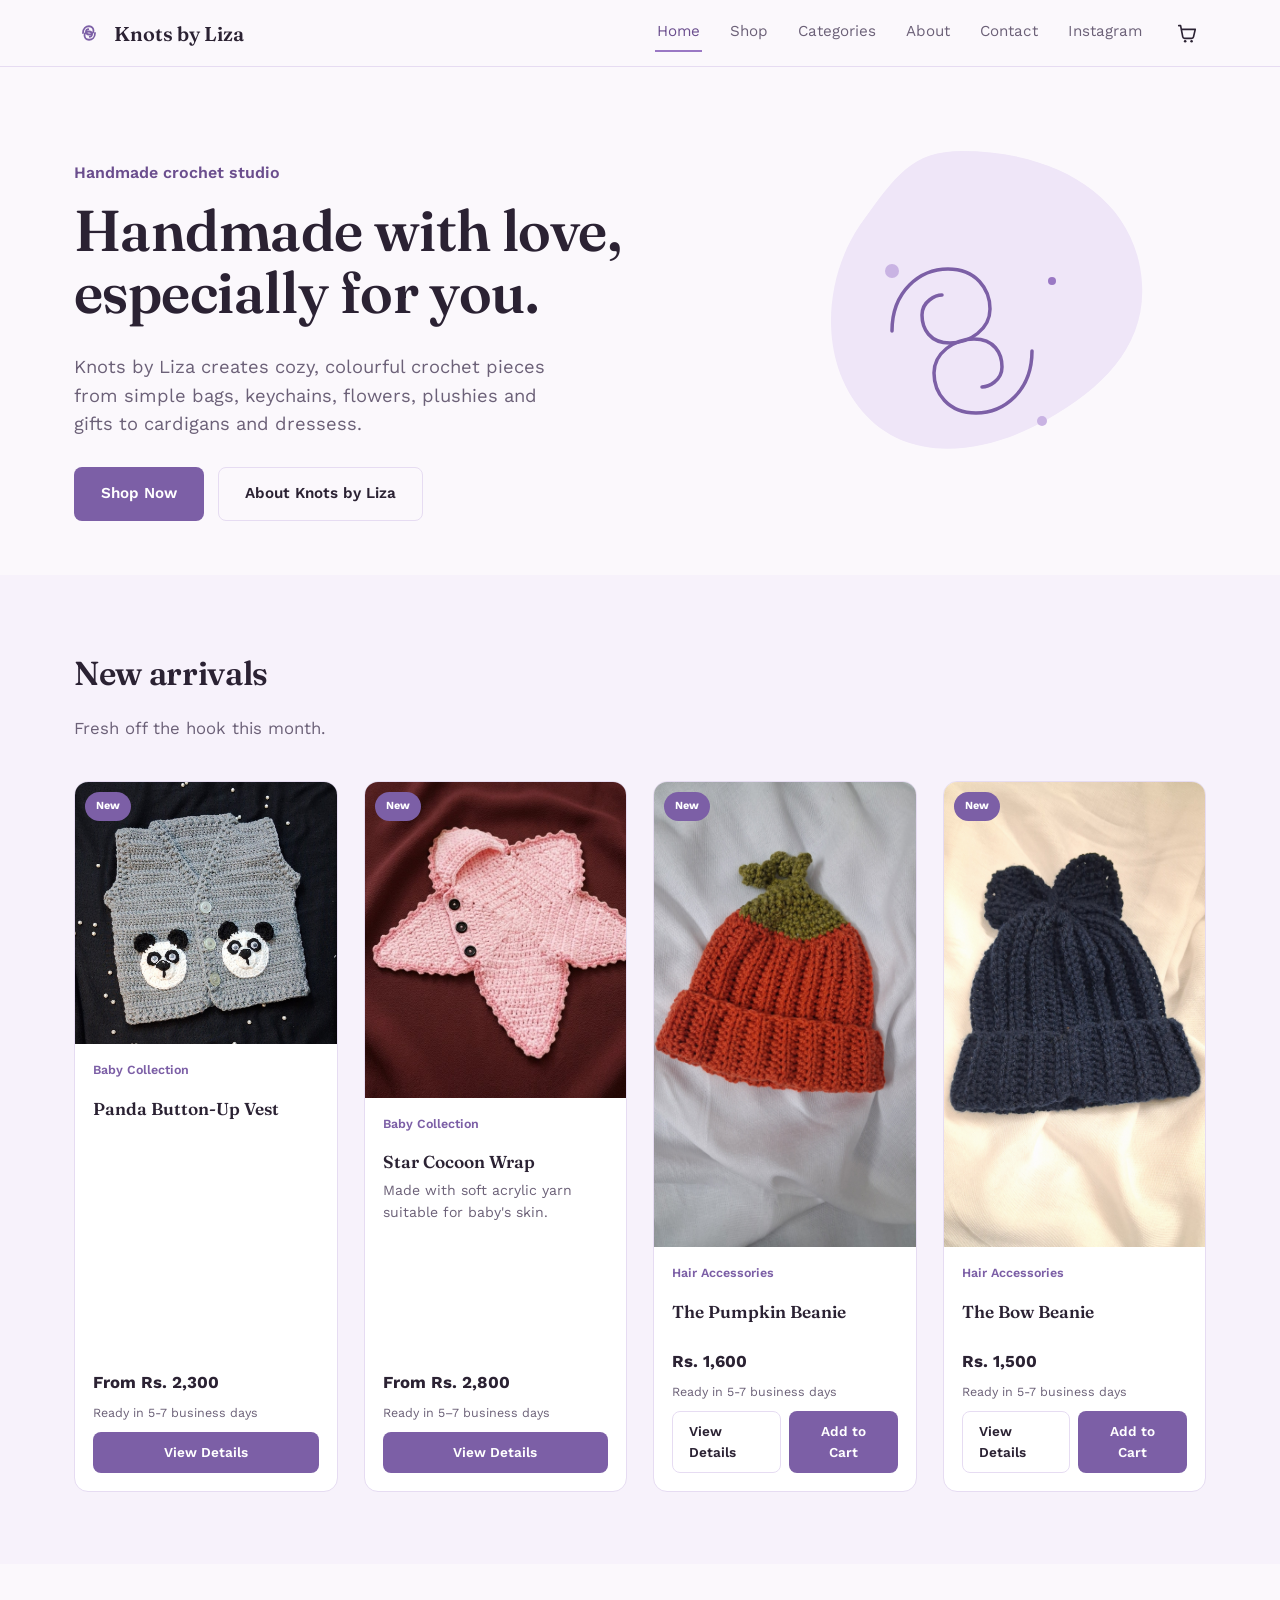
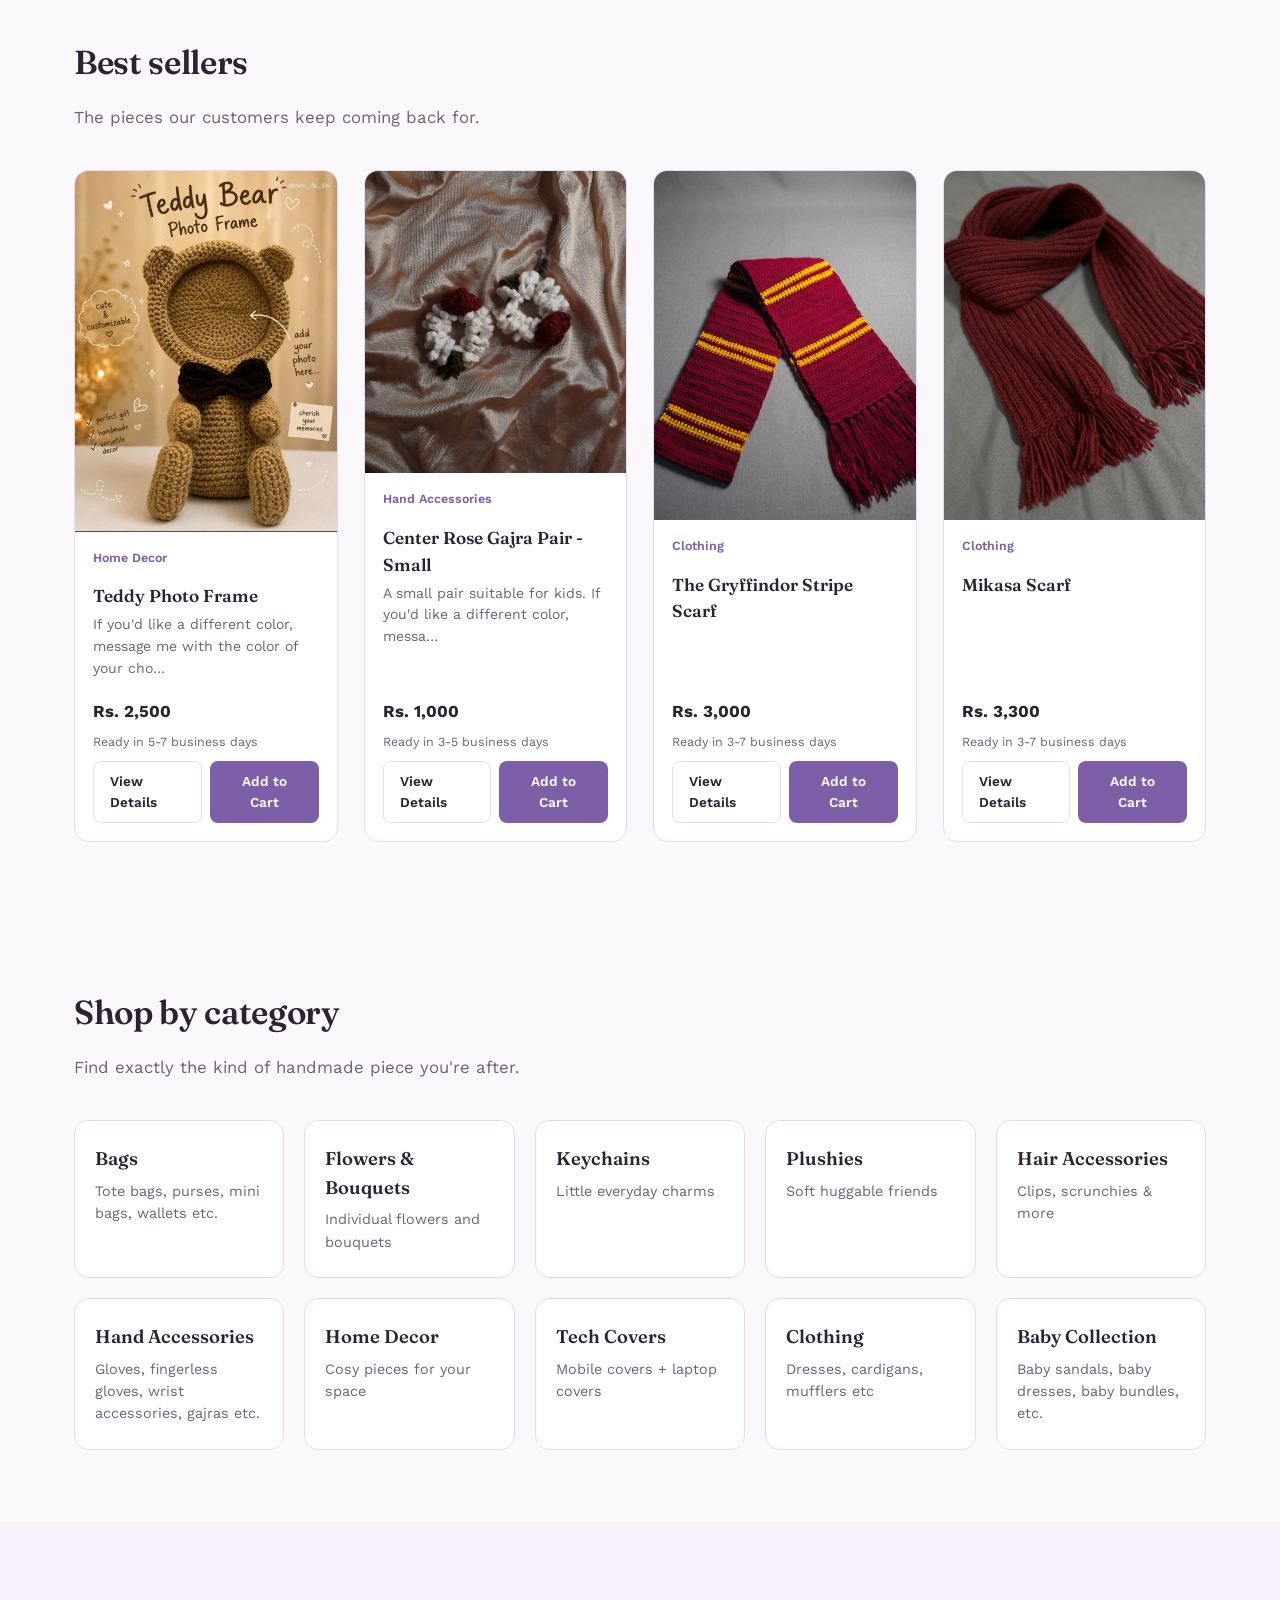
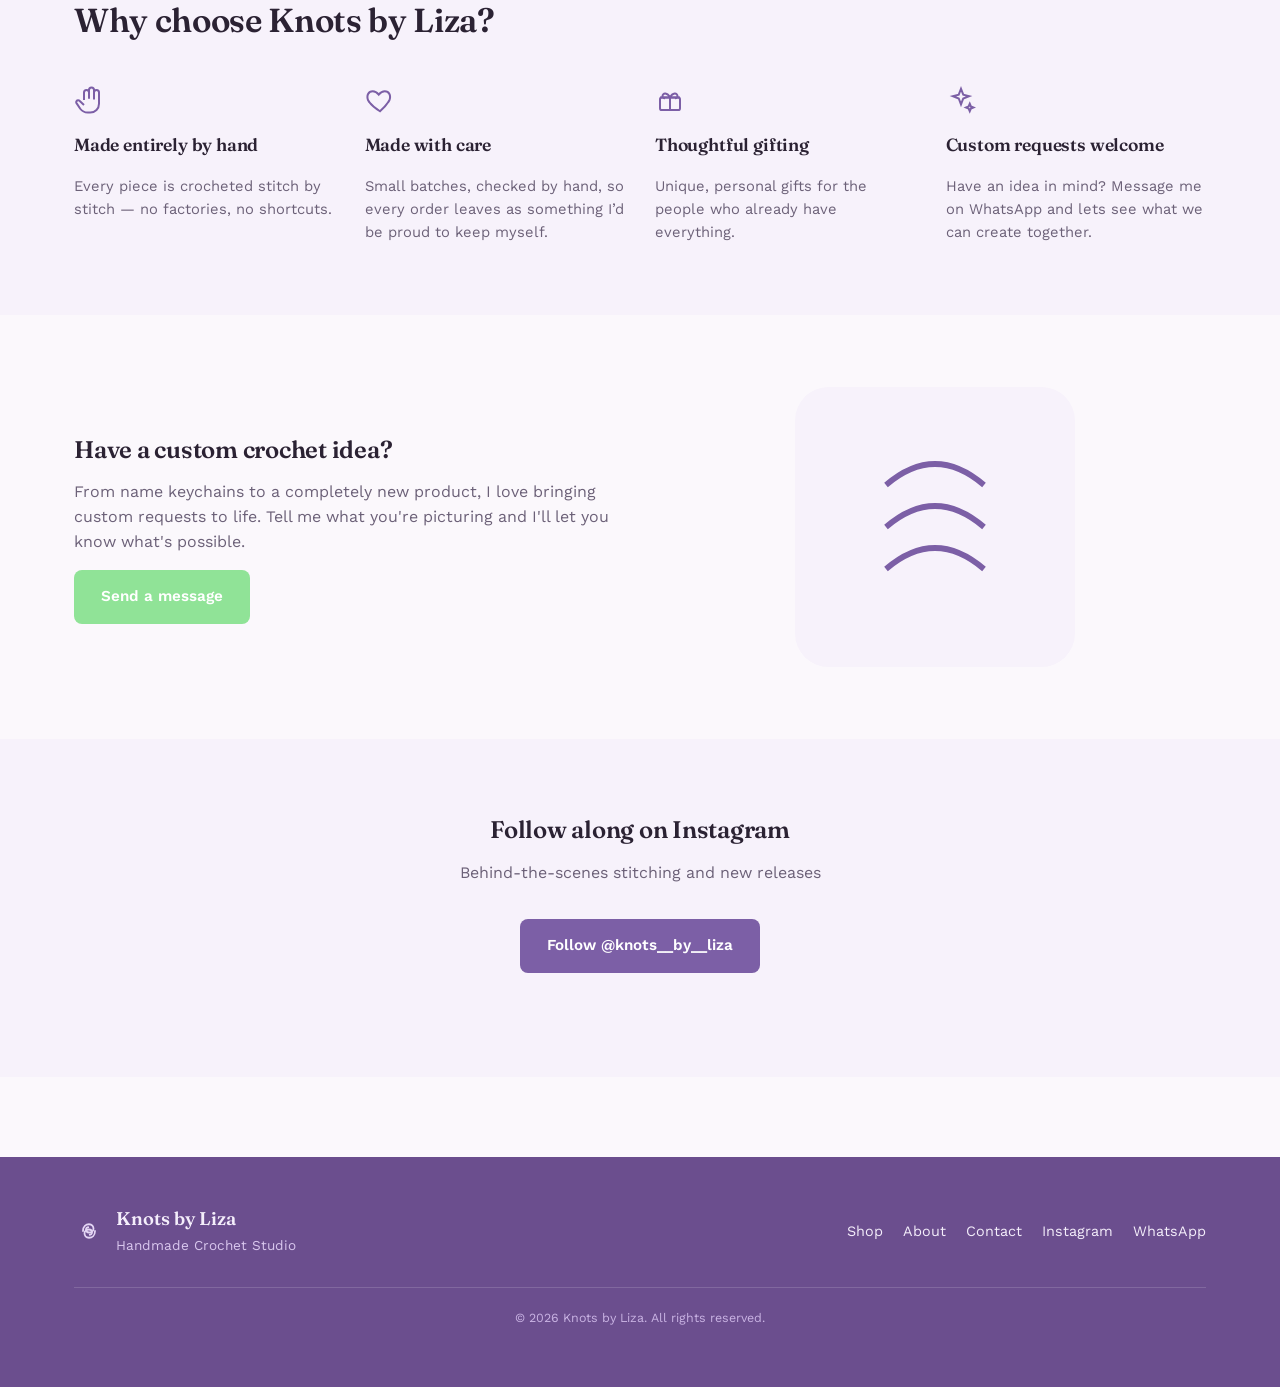
<file: index.html>
<!DOCTYPE html>
<html lang="en">
<head>


<!-- Google tag (gtag.js) -->
  <script async src="https://www.googletagmanager.com/gtag/js?id=G-NCZ2DGEV6V"></script>
  <script>
    window.dataLayer = window.dataLayer || [];
    function gtag(){dataLayer.push(arguments);}
    gtag('js', new Date());
    gtag('config', 'G-NCZ2DGEV6V');
  </script>


<meta charset="UTF-8" />
<meta name="viewport" content="width=device-width, initial-scale=1.0" />
<title>Knots by Liza | Handmade Crochet Studio</title>
<meta name="description" content="Knots by Liza is a handmade crochet studio — cozy bags, flowers, keychains, plushies and gifts, made one stitch at a time. Shop the collection online." />
<meta property="og:title" content="Knots by Liza — Handmade Crochet" />
<meta property="og:description" content="Handmade crochet bags, flowers, plushies and gifts. Order online with Cash on Delivery." />
<meta property="og:type" content="website" />
<link rel="preconnect" href="https://fonts.googleapis.com" />
<link href="https://fonts.googleapis.com/css2?family=Fraunces:wght@500;600;700&family=Work+Sans:wght@400;500;600;700&display=swap" rel="stylesheet" />
<link rel="stylesheet" href="assets/css/styles.css" />
<link rel="icon" type="image/png" sizes="16x16" href="assets/favicon-16x16.png" />
<link rel="icon" type="image/png" sizes="32x32" href="assets/favicon-32x32.png" />

</head>
<body>

<div id="navbar-root"></div>

<main>
  <!-- HERO -->
  <section class="hero container">
    <div class="hero__inner">
      <div>
        <p class="hero__eyebrow">Handmade crochet studio</p>
        <h1 class="hero__title">Handmade with love,<br />especially for you.</h1>
        <p class="hero__lede">Knots by Liza creates cozy, colourful crochet pieces from simple bags, keychains, flowers,  plushies and gifts to cardigans and dressess.</p>
        <div class="hero__ctas">
          <a href="shop.html" class="btn btn--primary">Shop Now</a>
          <a href="about.html" class="btn btn--ghost">About Knots by Liza</a>
        </div>
      </div>
      <div class="hero__art" aria-hidden="true">
        <svg class="hero__blob" viewBox="0 0 420 420" fill="none" xmlns="http://www.w3.org/2000/svg">
          <path d="M210 20c88 0 164 40 178 116 13 71-32 118-92 152-63 36-140 46-186-8-44-52-38-133-2-186C144 44 160 20 210 20Z" fill="#EFE6F8"/>
          <g stroke="#7C5FA6" stroke-width="3.5" stroke-linecap="round" fill="none">
            <path d="M140 200c0-40 28-62 56-62s42 20 42 40-20 34-40 34-28-14-28-28 14-20 20-20"/>
            <path d="M280 220c0 40-28 62-56 62s-42-20-42-40 20-34 40-34 28 14 28 28-14 20-20 20"/>
          </g>
          <circle cx="140" cy="140" r="7" fill="#C9B3E3"/>
          <circle cx="290" cy="290" r="5" fill="#C9B3E3"/>
          <circle cx="300" cy="150" r="4" fill="#9A78C4"/>
        </svg>
      </div>
    </div>
  </section>

    <!-- NEW ARRIVALS -->
  <section class="section section--lavender">
    <div class="container">
      <div class="section-heading">
        <h2>New arrivals</h2>
        <p>Fresh off the hook this month.</p>
      </div>
      <div class="product-grid" id="new-grid"></div>
    </div>
  </section>

  <!-- FEATURED PRODUCTS -->
  <section class="section container" id="best-sellers">
    <div class="section-heading">
      <h2>Best sellers</h2>
      <p>The pieces our customers keep coming back for.</p>
    </div>
    <div class="product-grid" id="featured-grid"></div>
  </section>

  <!-- SHOP BY CATEGORY -->
  <section class="section container">
    <div class="section-heading">
      <h2>Shop by category</h2>
      <p>Find exactly the kind of handmade piece you're after.</p>
    </div>
    <div class="category-grid" id="category-grid"></div>
  </section>

  <!-- WHY CHOOSE US -->
  <section class="section section--lavender">
    <div class="container">
      <div class="section-heading">
        <h2>Why choose Knots by Liza?</h2>
      </div>
      <div class="feature-grid">
        <div class="feature">
          <span class="feature__icon" aria-hidden="true"><svg width="30" height="30" viewBox="0 0 24 24" fill="none" stroke="currentColor" stroke-width="1.6"><path d="M8 12V6a2 2 0 1 1 4 0v5M12 11V4a2 2 0 1 1 4 0v7M16 11.5V6a2 2 0 1 1 4 0v9c0 4-3 7-7 7h-2c-3 0-4.5-1-6-3l-3-4.5c-.6-1 .1-2.3 1.3-2.3.5 0 1 .2 1.3.6L8 16"/></svg></span>
          <h3>Made entirely by hand</h3>
          <p>Every piece is crocheted stitch by stitch — no factories, no shortcuts.</p>
        </div>
        <div class="feature">
          <span class="feature__icon" aria-hidden="true"><svg width="30" height="30" viewBox="0 0 24 24" fill="none" stroke="currentColor" stroke-width="1.6"><path d="M12 21s-7-4.35-9.5-8.8C1 8.5 2.7 5 6.2 5c2 0 3.4 1 4.8 2.7C12.4 6 13.8 5 15.8 5c3.5 0 5.2 3.5 3.7 7.2C17 16.65 12 21 12 21Z"/></svg></span>
          <h3>Made with care</h3>
          <p>Small batches, checked by hand, so every order leaves as something I’d be proud to keep myself.</p>
        </div>
        <div class="feature">
          <span class="feature__icon" aria-hidden="true"><svg width="30" height="30" viewBox="0 0 24 24" fill="none" stroke="currentColor" stroke-width="1.6"><rect x="4" y="10" width="16" height="10" rx="1.5"/><path d="M4 10h16M12 10v10M12 10c-2-4-6-4-6-1 0 1 1 1.5 2 1.5M12 10c2-4 6-4 6-1 0 1-1 1.5-2 1.5"/></svg></span>
          <h3>Thoughtful gifting</h3>
          <p>Unique, personal gifts for the people who already have everything.</p>
        </div>
        <div class="feature">
          <span class="feature__icon" aria-hidden="true"><svg width="30" height="30" viewBox="0 0 24 24" fill="none" stroke="currentColor" stroke-width="1.6"><path d="M12 3l1.8 4.7L18.5 9l-4.7 1.8L12 15.5l-1.8-4.7L5.5 9l4.7-1.3L12 3ZM19 15l.9 2.1L22 18l-2.1.9L19 21l-.9-2.1L16 18l2.1-.9L19 15Z"/></svg></span>
          <h3>Custom requests welcome</h3>
          <p>Have an idea in mind? Message me on WhatsApp and lets see what we can create together.</p>
        </div>
      </div>
    </div>
  </section>

  <!-- CUSTOM ORDERS -->
  <section class="section container">
    <div class="two-col">
      <div>
        <h2>Have a custom crochet idea?</h2>
        <p style="color:var(--ink-muted)">From name keychains to a completely new product, I love bringing custom requests to life. Tell me what you're picturing and I'll let you know what's possible.</p>
        <a id="custom-whatsapp-link" href="#" target="_blank" rel="noopener" class="btn btn--whatsapp">Send a message</a>
      </div>
      <div class="hero__art" aria-hidden="true">
        <svg width="280" height="280" viewBox="0 0 200 200"><rect width="200" height="200" rx="24" fill="#F7F2FB"/><path d="M65 70 q35 -30 70 0" fill="none" stroke="#7C5FA6" stroke-width="4"/><path d="M65 100 q35 -30 70 0" fill="none" stroke="#7C5FA6" stroke-width="4"/><path d="M65 130 q35 -30 70 0" fill="none" stroke="#7C5FA6" stroke-width="4"/></svg>
      </div>
    </div>
  </section>

  <!-- INSTAGRAM -->
  <section class="section section--lavender">
    <div class="container instagram-section">
      <h2>Follow along on Instagram</h2>
      <p style="color:var(--ink-muted)">Behind-the-scenes stitching and new releases</p>
      <a id="instagram-link" href="#" target="_blank" rel="noopener" class="btn btn--primary">Follow @knots__by__liza</a>
      <div class="instagram-tiles" aria-hidden="true">
      <!--<div class="instagram-tile"><svg width="34" height="34" viewBox="0 0 24 24" fill="none" stroke="currentColor" stroke-width="1.6"><rect x="3" y="5" width="18" height="15" rx="2"/><path d="M8 5l2-2h4l2 2"/><circle cx="12" cy="12.5" r="3.5"/></svg></div>
        <div class="instagram-tile"><svg width="34" height="34" viewBox="0 0 24 24" fill="none" stroke="currentColor" stroke-width="1.6"><rect x="3" y="5" width="18" height="15" rx="2"/><path d="M8 5l2-2h4l2 2"/><circle cx="12" cy="12.5" r="3.5"/></svg></div>
        <div class="instagram-tile"><svg width="34" height="34" viewBox="0 0 24 24" fill="none" stroke="currentColor" stroke-width="1.6"><rect x="3" y="5" width="18" height="15" rx="2"/><path d="M8 5l2-2h4l2 2"/><circle cx="12" cy="12.5" r="3.5"/></svg></div>
        <div class="instagram-tile"><svg width="34" height="34" viewBox="0 0 24 24" fill="none" stroke="currentColor" stroke-width="1.6"><rect x="3" y="5" width="18" height="15" rx="2"/><path d="M8 5l2-2h4l2 2"/><circle cx="12" cy="12.5" r="3.5"/></svg></div> -->  
      </div>
    </div>
  </section>
</main>

<div id="footer-root"></div>

<script type="module" src="assets/js/pages/home.js"></script>
</body>
</html>
</file>
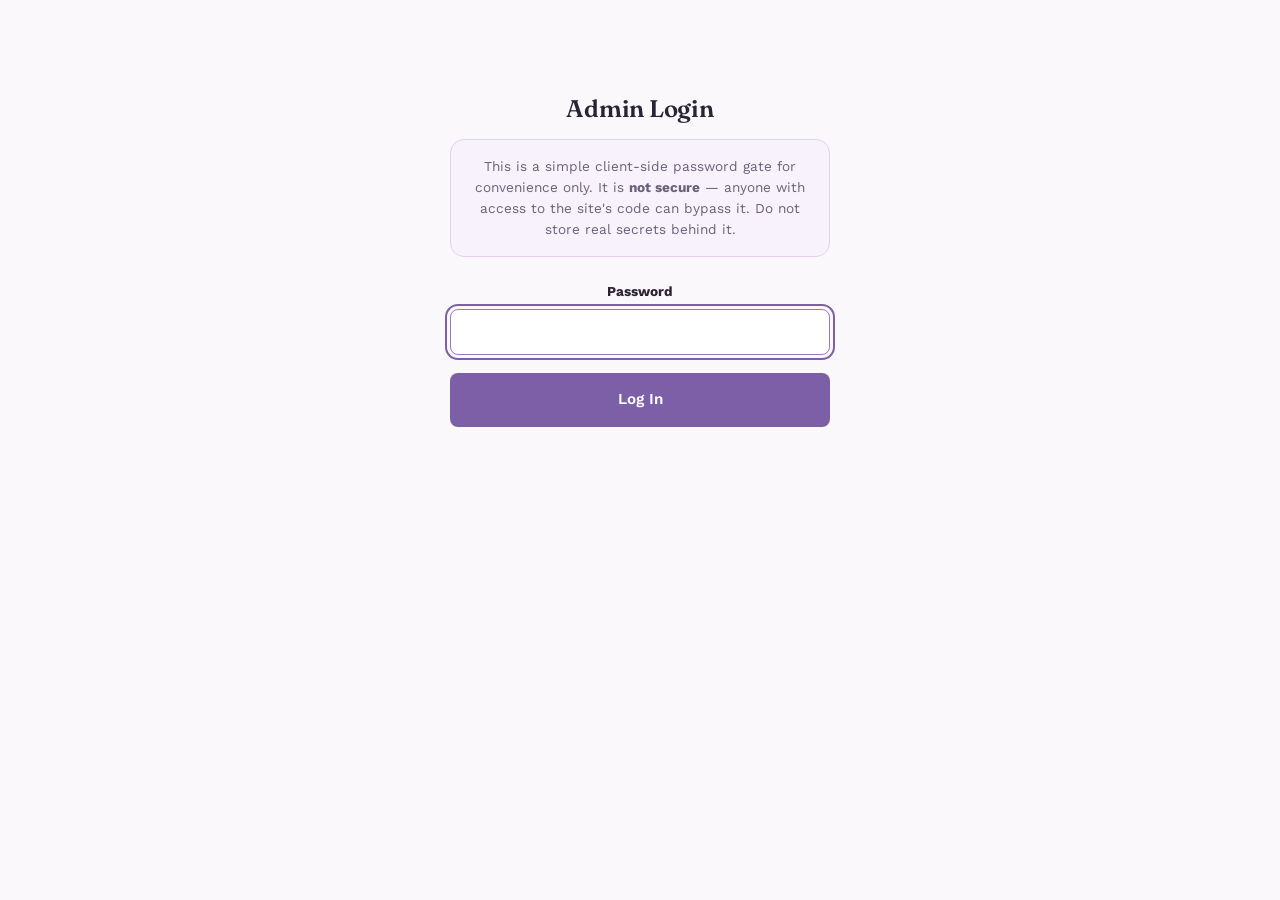
<file: admin-panel777for-u/index.html>
<!DOCTYPE html>
<html lang="en">
<head>
<meta charset="UTF-8" />
<meta name="viewport" content="width=device-width, initial-scale=1.0" />
<title>Admin Dashboard — Knots by Liza</title>
<meta name="robots" content="noindex, nofollow" />
<link rel="preconnect" href="https://fonts.googleapis.com" />
<link href="https://fonts.googleapis.com/css2?family=Fraunces:wght@500;600;700&family=Work+Sans:wght@400;500;600;700&display=swap" rel="stylesheet" />
<link rel="stylesheet" href="../assets/css/styles.css" />
<link rel="icon" type="image/png" sizes="16x16" href="../assets/favicon-16x16.png" />
<link rel="icon" type="image/png" sizes="32x32" href="../assets/favicon-32x32.png" />
</head>
<body>

<div id="admin-login-root"></div>
<div class="admin-shell" id="admin-content" style="display:none">
  <div id="admin-sidebar-root"></div>
  <main class="admin-main" id="admin-main">
    <div class="admin-topbar">
      <h1 style="margin:0">Dashboard</h1>
    </div>
    <div class="note-box">
      This dashboard reads data stored in this browser's localStorage only. It is not connected to a
      cloud database — see the limitations note in the project README.
    </div>
    <div class="stat-grid" id="stat-grid"></div>
    <h3 style="margin-bottom:14px">Recent Orders</h3>
    <div style="overflow-x:auto">
      <table class="admin-table" id="recent-orders-table"></table>
    </div>
  </main>
</div>

<script type="module" src="../assets/js/pages/admin-dashboard.js"></script>
</body>
</html>
</file>
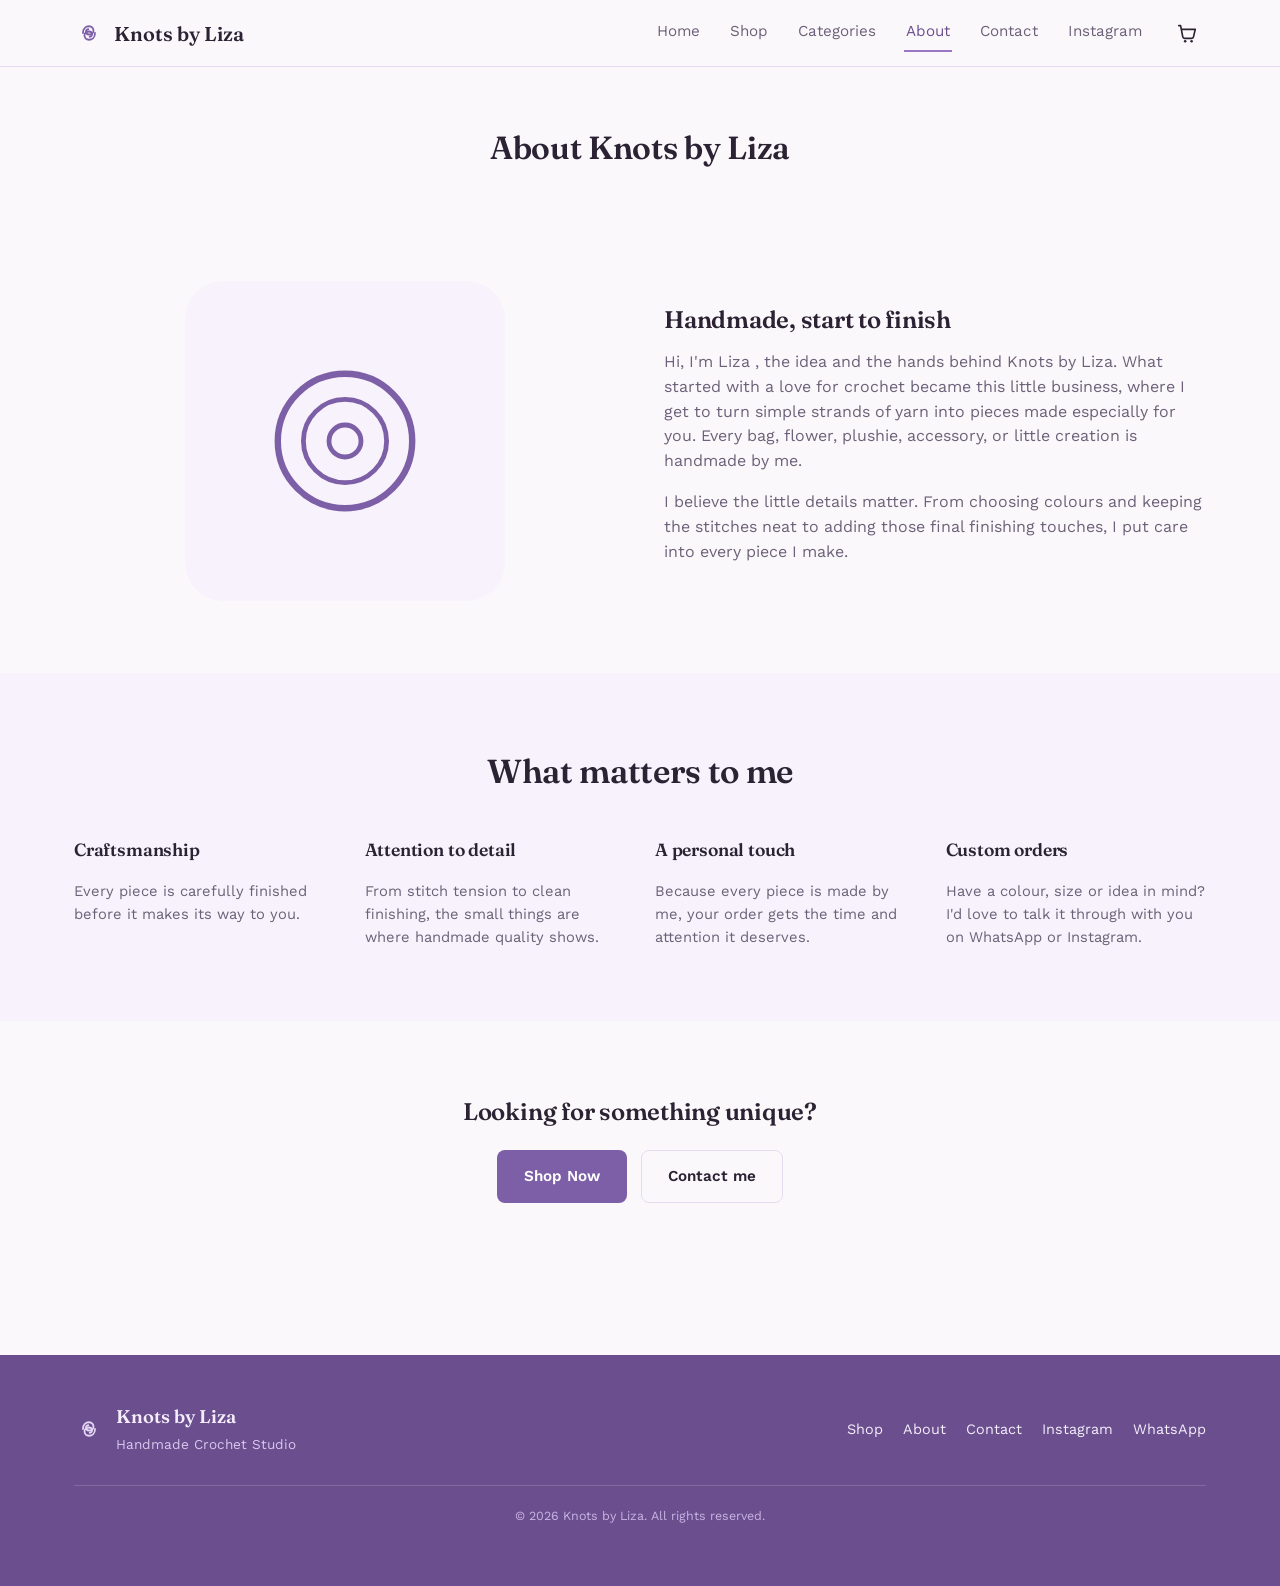
<file: about.html>
<!DOCTYPE html>
<html lang="en">
<head>

<!-- Google tag (gtag.js) -->
  <script async src="https://www.googletagmanager.com/gtag/js?id=G-NCZ2DGEV6V"></script>
  <script>
    window.dataLayer = window.dataLayer || [];
    function gtag(){dataLayer.push(arguments);}
    gtag('js', new Date());
    gtag('config', 'G-NCZ2DGEV6V');
  </script>

<meta charset="UTF-8" />
<meta name="viewport" content="width=device-width, initial-scale=1.0" />
<title>About Us — Knots by Liza</title>
<meta name="description" content="Learn about Knots by Liza, a handmade crochet studio focused on craftsmanship, custom orders and thoughtful gifts." />
<link rel="preconnect" href="https://fonts.googleapis.com" />
<link href="https://fonts.googleapis.com/css2?family=Fraunces:wght@500;600;700&family=Work+Sans:wght@400;500;600;700&display=swap" rel="stylesheet" />
<link rel="stylesheet" href="assets/css/styles.css" />
<link rel="icon" type="image/png" sizes="16x16" href="assets/favicon-16x16.png" />
<link rel="icon" type="image/png" sizes="32x32" href="assets/favicon-32x32.png" />
</head>
<body>

<div id="navbar-root"></div>

<main>
  <div class="page-header container">
    <h1>About Knots by Liza</h1>
  </div>

  <section class="section container">
    <div class="two-col">
      <div class="hero__art" aria-hidden="true">
        <svg width="320" height="320" viewBox="0 0 200 200"><rect width="200" height="200" rx="24" fill="#F7F2FB"/><circle cx="100" cy="100" r="42" fill="none" stroke="#7C5FA6" stroke-width="4"/><circle cx="100" cy="100" r="26" fill="none" stroke="#7C5FA6" stroke-width="3"/><circle cx="100" cy="100" r="10" fill="none" stroke="#7C5FA6" stroke-width="3"/></svg>
      </div>
      <div>
        <h2>Handmade, start to finish</h2>
        <p style="color:var(--ink-muted)">Hi, I'm Liza , the idea and the hands behind Knots by Liza. What started with a love for crochet became this little business, where I get to turn simple strands of yarn into pieces made especially for you. Every bag, flower, plushie, accessory, or little creation is handmade by me. </p>
        <p style="color:var(--ink-muted)">I believe the little details matter. From choosing colours and keeping the stitches neat to adding those final finishing touches, I put care into every piece I make.</p>
      </div>
    </div>
  </section>

  <section class="section section--lavender">
    <div class="container">
      <div class="section-heading section-heading--center">
        <h2>What matters to me</h2>
      </div>
      <div class="feature-grid">
        <div class="feature">
          <h3>Craftsmanship</h3>
          <p>Every piece is carefully finished before it makes its way to you.</p>
        </div>
        <div class="feature">
          <h3>Attention to detail</h3>
          <p>From stitch tension to clean finishing, the small things are where handmade quality shows.</p>
        </div>
        <div class="feature">
          <h3>A personal touch</h3>
          <p>Because every piece is made by me, your order gets the time and attention it deserves.</p>
        </div>
        <div class="feature">
          <h3>Custom orders</h3>
          <p>Have a colour, size or idea in mind? I'd love to talk it through with you on WhatsApp or Instagram.</p>
        </div>
      </div>
    </div>
  </section>

  <section class="section container" style="text-align:center">
    <h2>Looking for something unique?</h2>
    <p style="color:var(--ink-muted); max-width:60ch; margin: 0 auto 20px"></p>
    <div style="display:flex; gap:14px; justify-content:center; flex-wrap:wrap">
      <a href="shop.html" class="btn btn--primary">Shop Now</a>
      <a href="contact.html" class="btn btn--ghost">Contact me</a>
    </div>
  </section>
</main>

<div id="footer-root"></div>

<script type="module">
  import { renderNavbar } from "./assets/js/components/navbar.js";
  import { renderFooter } from "./assets/js/components/footer.js";
  renderNavbar("", "about");
  renderFooter("");
</script>
</body>
</html>
</file>
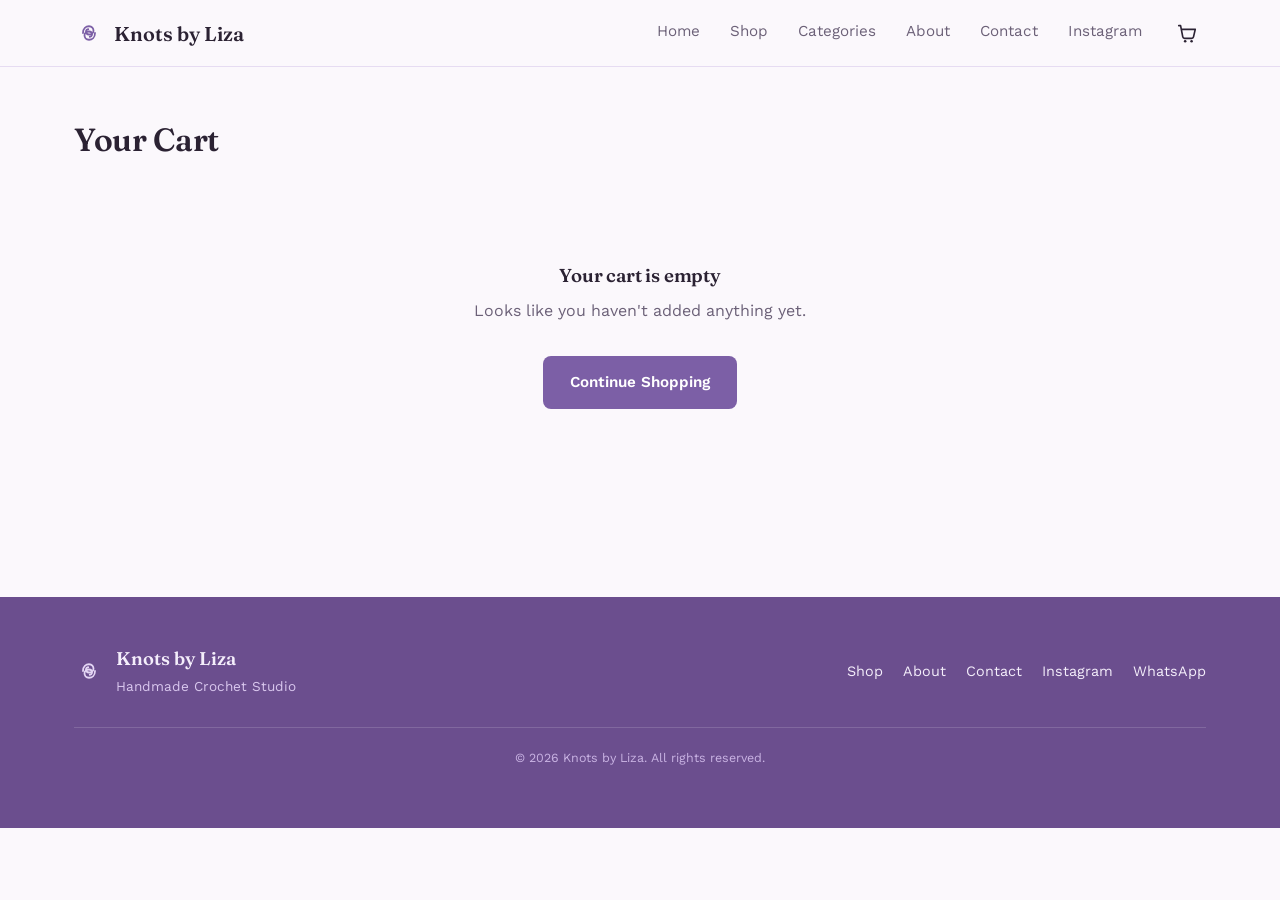
<file: cart.html>
<!DOCTYPE html>
<html lang="en">
<head>

<!-- Google tag (gtag.js) -->
  <script async src="https://www.googletagmanager.com/gtag/js?id=G-NCZ2DGEV6V"></script>
  <script>
    window.dataLayer = window.dataLayer || [];
    function gtag(){dataLayer.push(arguments);}
    gtag('js', new Date());
    gtag('config', 'G-NCZ2DGEV6V');
  </script>

<meta charset="UTF-8" />
<meta name="viewport" content="width=device-width, initial-scale=1.0" />
<title>Your Cart — Knots by Liza</title>
<meta name="description" content="Review your cart of handmade crochet items before checkout." />
<link rel="preconnect" href="https://fonts.googleapis.com" />
<link href="https://fonts.googleapis.com/css2?family=Fraunces:wght@500;600;700&family=Work+Sans:wght@400;500;600;700&display=swap" rel="stylesheet" />
<link rel="stylesheet" href="assets/css/styles.css" />
<link rel="icon" type="image/png" sizes="16x16" href="assets/favicon-16x16.png" />
<link rel="icon" type="image/png" sizes="32x32" href="assets/favicon-32x32.png" />
</head>
<body>

<div id="navbar-root"></div>

<main class="container section--tight">
  <div class="page-header" style="padding-top:0; text-align:left">
    <h1>Your Cart</h1>
  </div>

  <div id="cart-empty" class="empty-state" style="display:none">
    <h3>Your cart is empty</h3>
    <p>Looks like you haven't added anything yet.</p>
    <a href="shop.html" class="btn btn--primary" style="margin-top:16px">Continue Shopping</a>
  </div>

  <div id="cart-layout" class="cart-layout" style="display:none">
    <div>
      <div id="cart-lines"></div>
      <a href="shop.html" class="btn btn--ghost" style="margin-top:20px">Continue Shopping</a>
    </div>

    <aside class="summary-card">
      <h3 style="margin-bottom:16px">Order Summary</h3>
      <div class="summary-row"><span>Subtotal</span><span id="summary-subtotal"></span></div>
      <div class="summary-row"><span>Delivery</span><span id="summary-delivery"></span></div>
      <div class="summary-row summary-row--total"><span>Total</span><span id="summary-total"></span></div>
      <a href="checkout.html" class="btn btn--primary btn--block" style="margin-top:16px">Proceed to Checkout</a>
      <p class="summary-note" id="free-delivery-note"></p>
    </aside>
  </div>
</main>

<div id="footer-root"></div>

<script type="module" src="assets/js/pages/cart.js"></script>
</body>
</html>
</file>
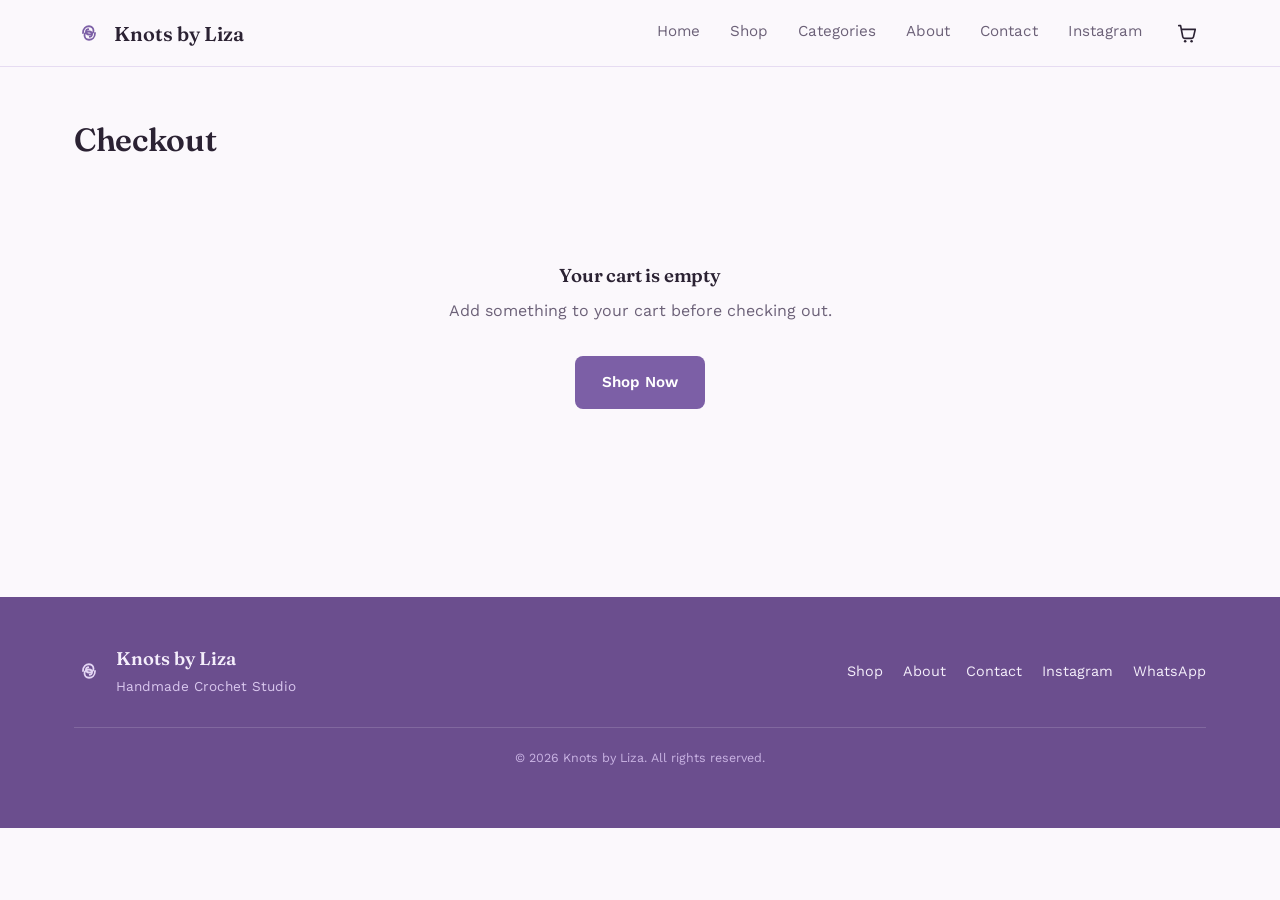
<file: checkout.html>
<!DOCTYPE html>
<html lang="en">
<head>

<!-- Google tag (gtag.js) -->
  <script async src="https://www.googletagmanager.com/gtag/js?id=G-NCZ2DGEV6V"></script>
  <script>
    window.dataLayer = window.dataLayer || [];
    function gtag(){dataLayer.push(arguments);}
    gtag('js', new Date());
    gtag('config', 'G-NCZ2DGEV6V');
  </script>


<meta charset="UTF-8" />
<meta name="viewport" content="width=device-width, initial-scale=1.0" />
<title>Checkout — Knots by Liza</title>
<meta name="description" content="Complete your order from Knots by Liza with a 50% advance or full advance payment." />
<link rel="preconnect" href="https://fonts.googleapis.com" />
<link href="https://fonts.googleapis.com/css2?family=Fraunces:wght@500;600;700&family=Work+Sans:wght@400;500;600;700&display=swap" rel="stylesheet" />
<link rel="stylesheet" href="assets/css/styles.css" />
<link rel="icon" type="image/png" sizes="16x16" href="assets/favicon-16x16.png" />
<link rel="icon" type="image/png" sizes="32x32" href="assets/favicon-32x32.png" />
</head>
<body>

<div id="navbar-root"></div>

<main class="container section--tight">
  <div class="page-header" style="padding-top:0; text-align:left">
    <h1>Checkout</h1>
  </div>

  <div id="checkout-empty" class="empty-state" style="display:none">
    <h3>Your cart is empty</h3>
    <p>Add something to your cart before checking out.</p>
    <a href="shop.html" class="btn btn--primary" style="margin-top:16px">Shop Now</a>
  </div>

  <form id="checkout-form" class="checkout-layout" novalidate>
    <div>
      <h3 style="margin-bottom:18px">Delivery details</h3>

      <div class="form-field" id="field-fullName">
        <label for="fullName">Full Name</label>
        <input type="text" id="fullName" class="text-input" autocomplete="name" required />
        <p class="form-error">Please enter your full name.</p>
      </div>

      <div class="form-row">
        <div class="form-field" id="field-phone">
          <label for="phone">Phone Number</label>
          <input type="tel" id="phone" class="text-input" autocomplete="tel" required />
          <p class="form-error">Please enter a valid phone number.</p>
        </div>
        <div class="form-field" id="field-whatsapp">
          <label for="whatsapp">WhatsApp Number <span class="hint">(if different)</span></label>
          <input type="tel" id="whatsapp" class="text-input" autocomplete="tel" />
        </div>
      </div>

      <div class="form-field" id="field-email">
        <label for="email">Email <span class="hint">(optional)</span></label>
        <input type="email" id="email" class="text-input" autocomplete="email" />
        <p class="form-error">Please enter a valid email address.</p>
      </div>

      <div class="form-field" id="field-address">
        <label for="address">Complete Delivery Address</label>
        <textarea id="address" class="text-input" rows="3" required></textarea>
        <p class="form-error">Please enter your delivery address.</p>
      </div>

      <div class="form-row">
        <div class="form-field" id="field-city">
          <label for="city">City</label>
          <input type="text" id="city" class="text-input" required />
          <p class="form-error">Please enter your city.</p>
        </div>
        <div class="form-field" id="field-postalCode">
          <label for="postalCode">Postal Code <span class="hint">(optional)</span></label>
          <input type="text" id="postalCode" class="text-input" />
        </div>
      </div>

       <h3 style="margin:28px 0 14px">Payment method</h3>
      <div class="payment-options" id="payment-options">
        <label class="payment-option selected" data-value="50% Advance Payment">
          <input type="radio" name="payment" value="50% Advance Payment" checked style="margin-top:3px" />
          <div>
            <p class="payment-option__title">50% Advance Payment</p>
            <p class="payment-option__desc">Pay half upfront to start your order — I'll contact you on WhatsApp with payment details, balance due before delivery.</p>
          </div>
        </label>
        <label class="payment-option" data-value="Full Advance Payment">
          <input type="radio" name="payment" value="Full Advance Payment" style="margin-top:3px" />
          <div>
            <p class="payment-option__title">Full Advance Payment</p>
            <p class="payment-option__desc">Pay the full amount upfront — I'll contact you on WhatsApp with payment details.</p>
          </div>
        </label>
      </div>
    </div>

    <aside class="summary-card">
      <h3 style="margin-bottom:16px">Order Summary</h3>
      <div id="checkout-items"></div>
      <div class="summary-row" style="margin-top:14px"><span>Subtotal</span><span id="checkout-subtotal"></span></div>
      <div class="summary-row"><span>Delivery</span><span id="checkout-delivery"></span></div>
      <div class="summary-row summary-row--total"><span>Total</span><span id="checkout-total"></span></div>
      <button type="submit" class="btn btn--primary btn--block" style="margin-top:18px" id="place-order-btn">Place Order</button>
      <p class="summary-note">You'll be asked to confirm your order details on WhatsApp after placing it.</p>
    </aside>
  </form>
</main>

<div id="footer-root"></div>

<script type="module" src="assets/js/pages/checkout.js"></script>
</body>
</html>
</file>
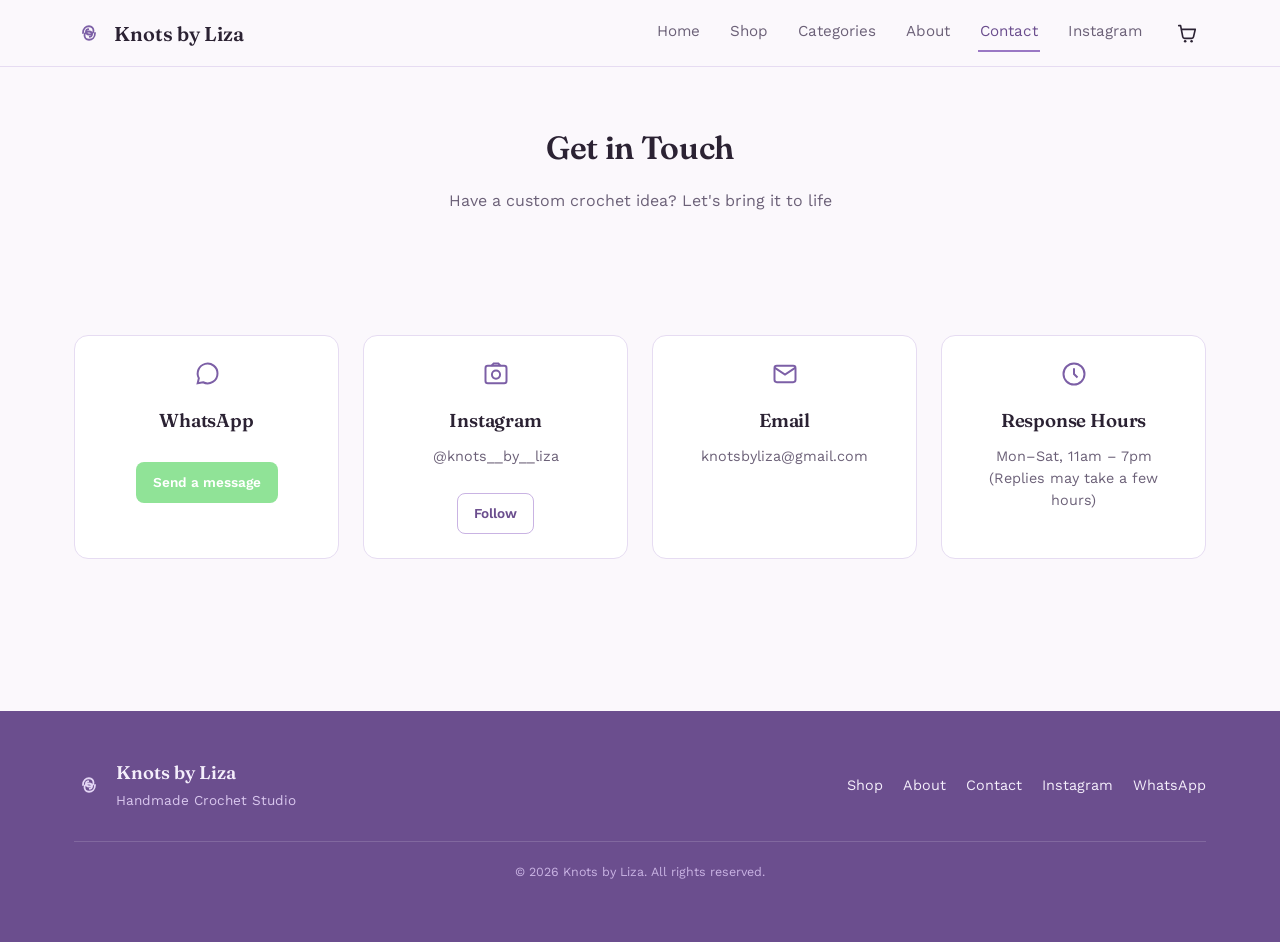
<file: contact.html>
<!DOCTYPE html>
<html lang="en">
<head>

<!-- Google tag (gtag.js) -->
  <script async src="https://www.googletagmanager.com/gtag/js?id=G-NCZ2DGEV6V"></script>
  <script>
    window.dataLayer = window.dataLayer || [];
    function gtag(){dataLayer.push(arguments);}
    gtag('js', new Date());
    gtag('config', 'G-NCZ2DGEV6V');
  </script>



<meta charset="UTF-8" />
<meta name="viewport" content="width=device-width, initial-scale=1.0" />
<title>Contact Us — Knots by Liza</title>
<meta name="description" content="Get in touch with Knots by Liza on WhatsApp or Instagram for orders, questions or custom requests." />
<link rel="preconnect" href="https://fonts.googleapis.com" />
<link href="https://fonts.googleapis.com/css2?family=Fraunces:wght@500;600;700&family=Work+Sans:wght@400;500;600;700&display=swap" rel="stylesheet" />
<link rel="stylesheet" href="assets/css/styles.css" />
<link rel="icon" type="image/png" sizes="16x16" href="assets/favicon-16x16.png" />
<link rel="icon" type="image/png" sizes="32x32" href="assets/favicon-32x32.png" />
</head>
<body>

<div id="navbar-root"></div>

<main>
  <div class="page-header container">
    <h1>Get in Touch</h1>
    <p>Have a custom crochet idea? Let's bring it to life</p>
  </div>

  <section class="section container">
    <div class="contact-grid">
      <div class="contact-card">
        <div class="contact-card__icon" aria-hidden="true">
          <svg width="28" height="28" viewBox="0 0 24 24" fill="none" stroke="currentColor" stroke-width="1.7"><path d="M21 11.5a8.5 8.5 0 0 1-12.36 7.57L4 20l1.02-4.42A8.5 8.5 0 1 1 21 11.5Z"/></svg>
        </div>
        <h3>WhatsApp</h3>
        <p style="color:var(--ink-muted); font-size:0.9rem"></p>
        <a id="contact-whatsapp" href="#" target="_blank" rel="noopener" class="btn btn--whatsapp btn--small" style="margin-top:12px">Send a message</a>
      </div>
      <div class="contact-card">
        <div class="contact-card__icon" aria-hidden="true">
          <svg width="28" height="28" viewBox="0 0 24 24" fill="none" stroke="currentColor" stroke-width="1.7"><rect x="3" y="5" width="18" height="15" rx="2"/><path d="M8 5l2-2h4l2 2"/><circle cx="12" cy="12.5" r="3.5"/></svg>
        </div>
        <h3>Instagram</h3>
        <p style="color:var(--ink-muted); font-size:0.9rem" id="contact-instagram-handle"></p>
        <a id="contact-instagram" href="#" target="_blank" rel="noopener" class="btn btn--secondary btn--small" style="margin-top:12px">Follow</a>
      </div>
      <div class="contact-card">
        <div class="contact-card__icon" aria-hidden="true">
          <svg width="28" height="28" viewBox="0 0 24 24" fill="none" stroke="currentColor" stroke-width="1.7"><rect x="3" y="5" width="18" height="14" rx="2"/><path d="M3 6.5l9 6 9-6"/></svg>
        </div>
        <h3>Email</h3>
        <p style="color:var(--ink-muted); font-size:0.9rem" id="contact-email"></p>
      </div>
      <div class="contact-card">
        <div class="contact-card__icon" aria-hidden="true">
          <svg width="28" height="28" viewBox="0 0 24 24" fill="none" stroke="currentColor" stroke-width="1.7"><circle cx="12" cy="12" r="9"/><path d="M12 7v5l3 3"/></svg>
        </div>
        <h3>Response Hours</h3>
        <p style="color:var(--ink-muted); font-size:0.9rem" id="contact-hours"></p>
      </div>
    </div>
  </section>
</main>

<div id="footer-root"></div>

<script type="module" src="assets/js/pages/contact.js"></script>
</body>
</html>
</file>
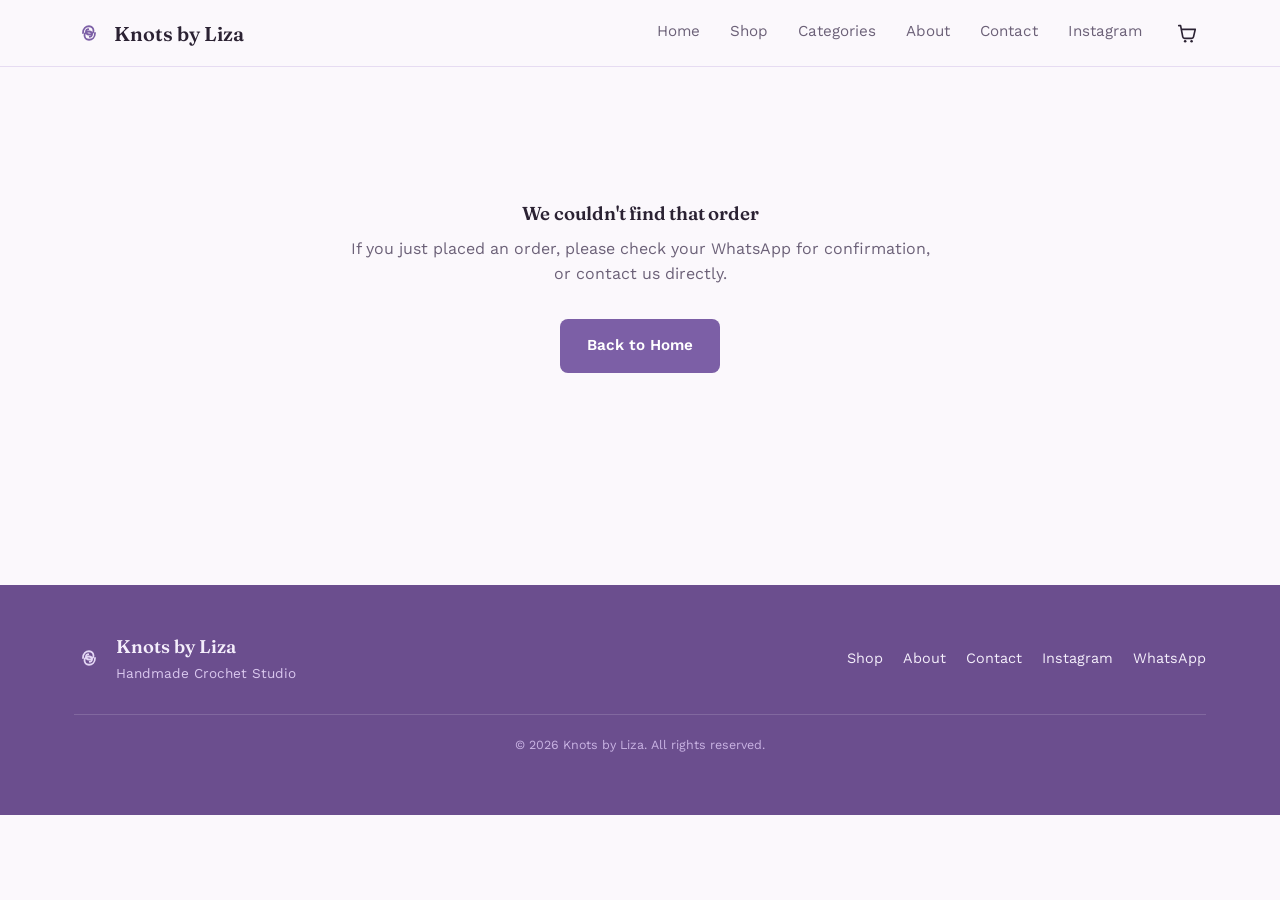
<file: order-confirmation.html>
<!DOCTYPE html>
<html lang="en">
<head>

<!-- Google tag (gtag.js) -->
  <script async src="https://www.googletagmanager.com/gtag/js?id=G-NCZ2DGEV6V"></script>
  <script>
    window.dataLayer = window.dataLayer || [];
    function gtag(){dataLayer.push(arguments);}
    gtag('js', new Date());
    gtag('config', 'G-NCZ2DGEV6V');
  </script>


<meta charset="UTF-8" />
<meta name="viewport" content="width=device-width, initial-scale=1.0" />
<title>Order Confirmed — Knots by Liza</title>
<meta name="robots" content="noindex" />
<link rel="preconnect" href="https://fonts.googleapis.com" />
<link href="https://fonts.googleapis.com/css2?family=Fraunces:wght@500;600;700&family=Work+Sans:wght@400;500;600;700&display=swap" rel="stylesheet" />
<link rel="stylesheet" href="assets/css/styles.css" />
<link rel="icon" type="image/png" sizes="16x16" href="assets/favicon-16x16.png" />
<link rel="icon" type="image/png" sizes="32x32" href="assets/favicon-32x32.png" />
</head>
<body>

<div id="navbar-root"></div>

<main class="container section">
  <div id="confirmation-root" class="confirmation">
    <!-- populated by confirmation.js -->
  </div>
</main>

<div id="footer-root"></div>

<script type="module" src="assets/js/pages/confirmation.js"></script>
</body>
</html>
</file>
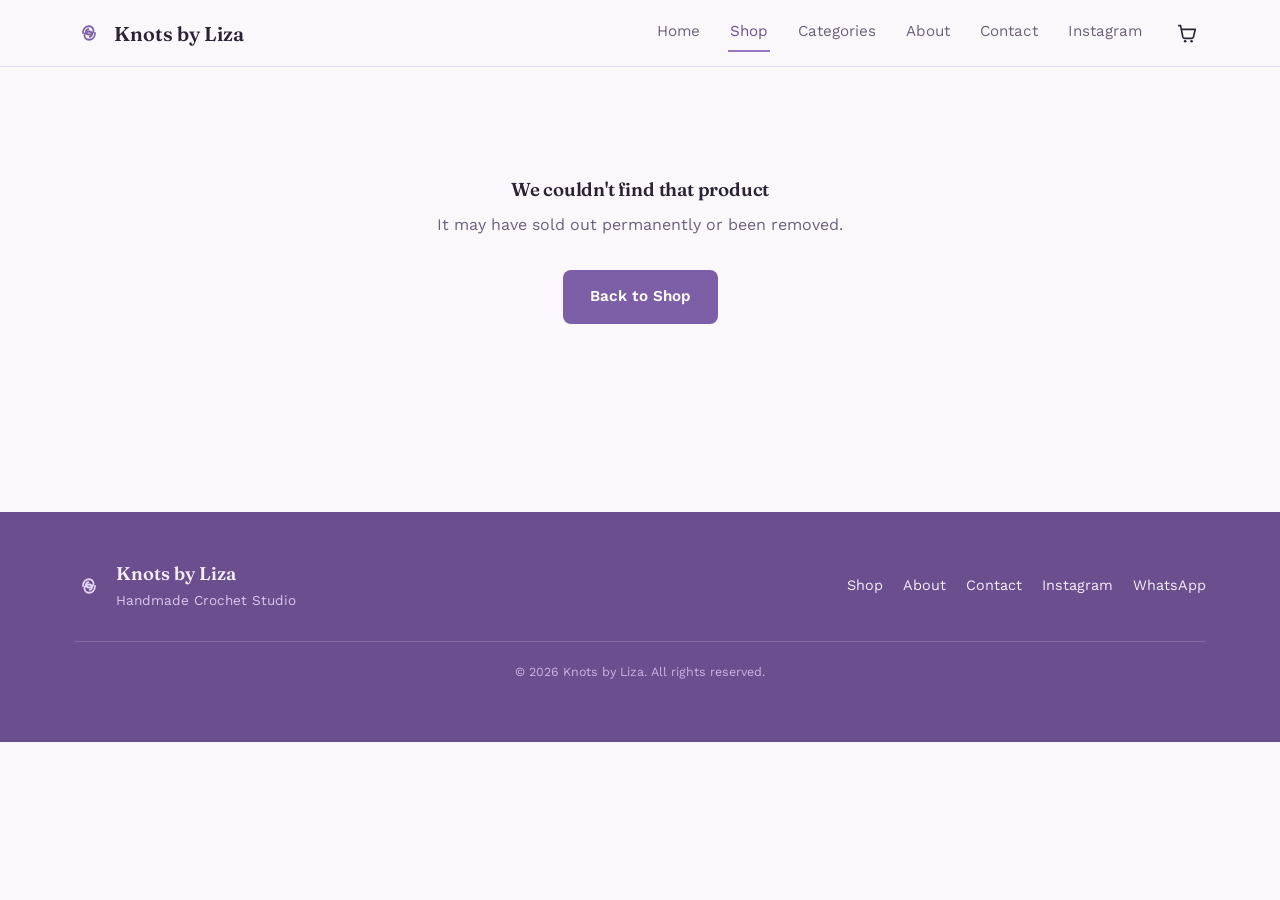
<file: product.html>
<!DOCTYPE html>
<html lang="en">
<head>

<!-- Google tag (gtag.js) -->
  <script async src="https://www.googletagmanager.com/gtag/js?id=G-NCZ2DGEV6V"></script>
  <script>
    window.dataLayer = window.dataLayer || [];
    function gtag(){dataLayer.push(arguments);}
    gtag('js', new Date());
    gtag('config', 'G-NCZ2DGEV6V');
  </script>



<meta charset="UTF-8" />
<meta name="viewport" content="width=device-width, initial-scale=1.0" />
<title id="page-title">Product — Knots by Liza</title>
<meta name="description" id="page-description" content="Handmade crochet product from Knots by Liza." />
<link rel="preconnect" href="https://fonts.googleapis.com" />
<link href="https://fonts.googleapis.com/css2?family=Fraunces:wght@500;600;700&family=Work+Sans:wght@400;500;600;700&display=swap" rel="stylesheet" />
<link rel="stylesheet" href="assets/css/styles.css" />
<link rel="icon" type="image/png" sizes="16x16" href="assets/favicon-16x16.png" />
<link rel="icon" type="image/png" sizes="32x32" href="assets/favicon-32x32.png" />
</head>
<body>

<div id="navbar-root"></div>

<main class="container section--tight">
  <div id="product-root">
    <!-- populated by product.js -->
  </div>

  <section class="section--tight" id="related-section" style="display:none">
    <div class="section-heading">
      <h2>You may also like</h2>
    </div>
    <div class="product-grid" id="related-grid"></div>
  </section>
</main>

<div id="footer-root"></div>

<script type="module" src="assets/js/pages/product.js"></script>
</body>
</html>
</file>
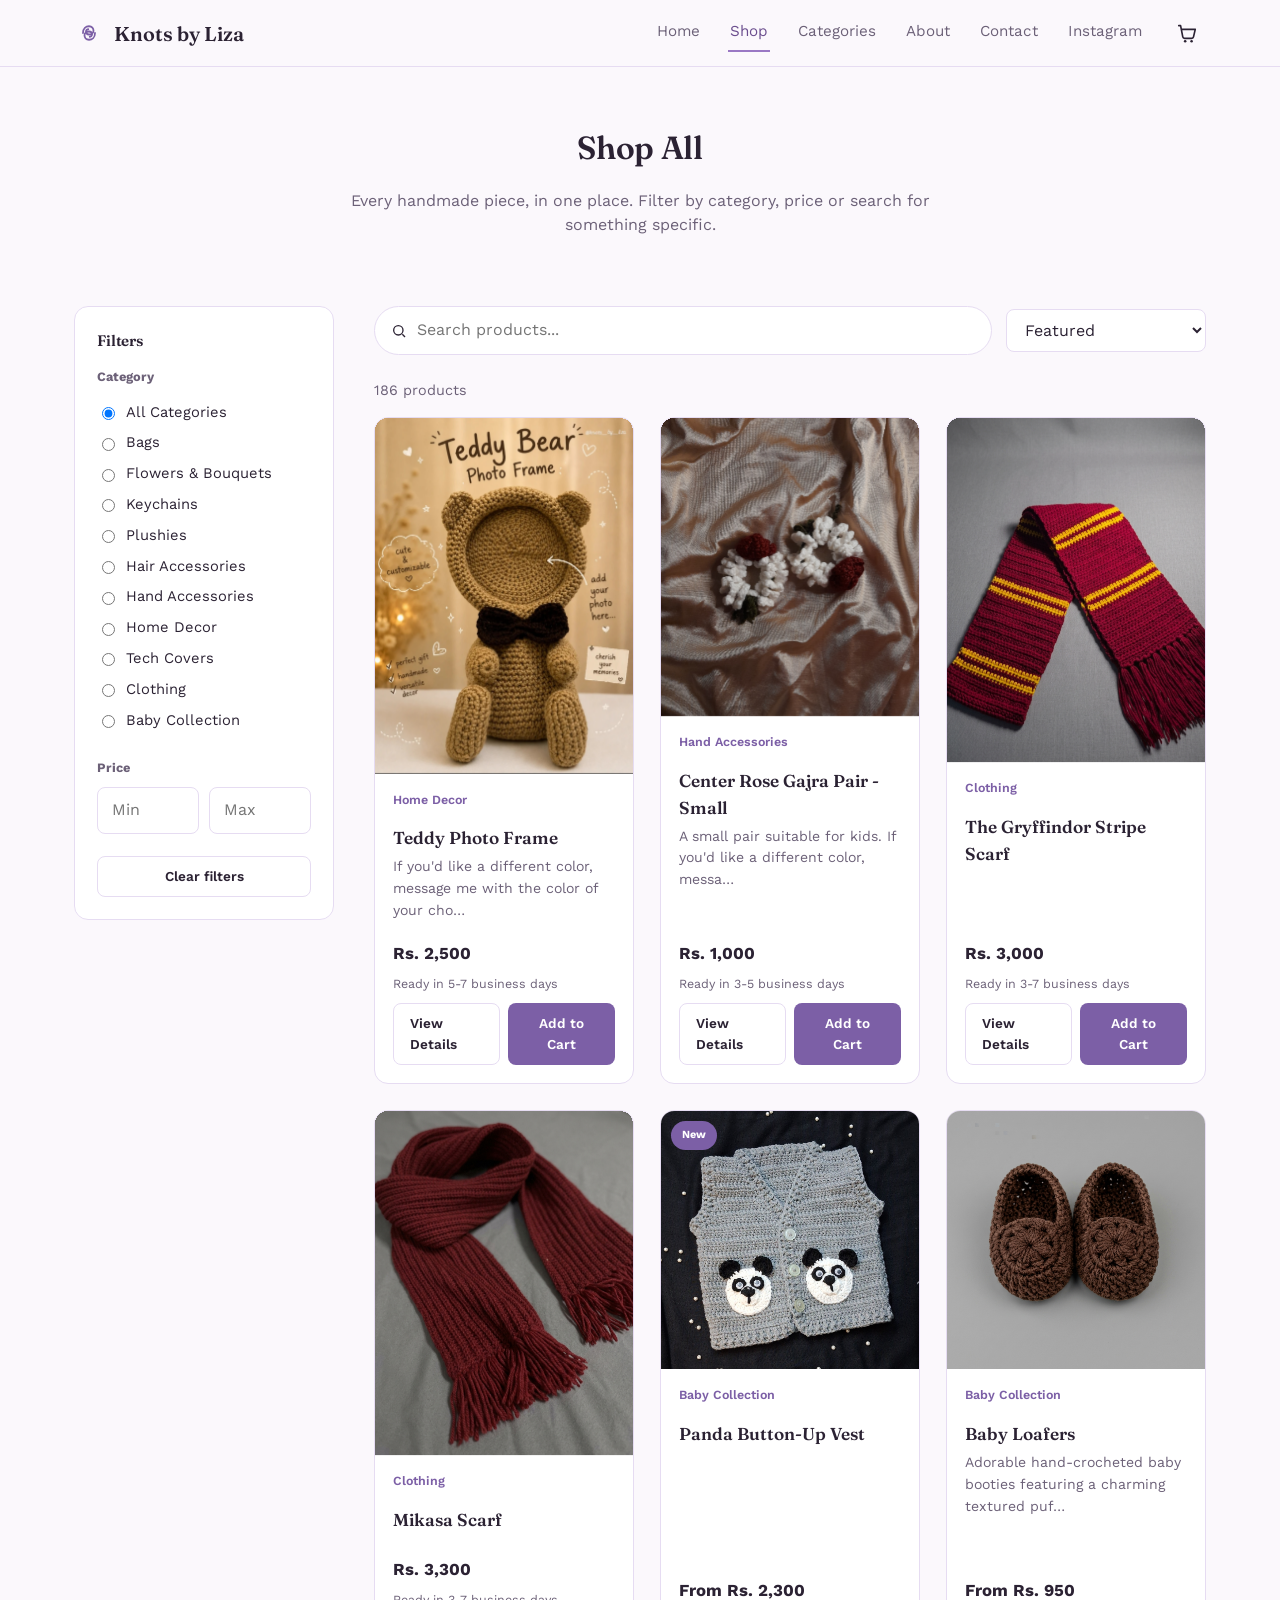
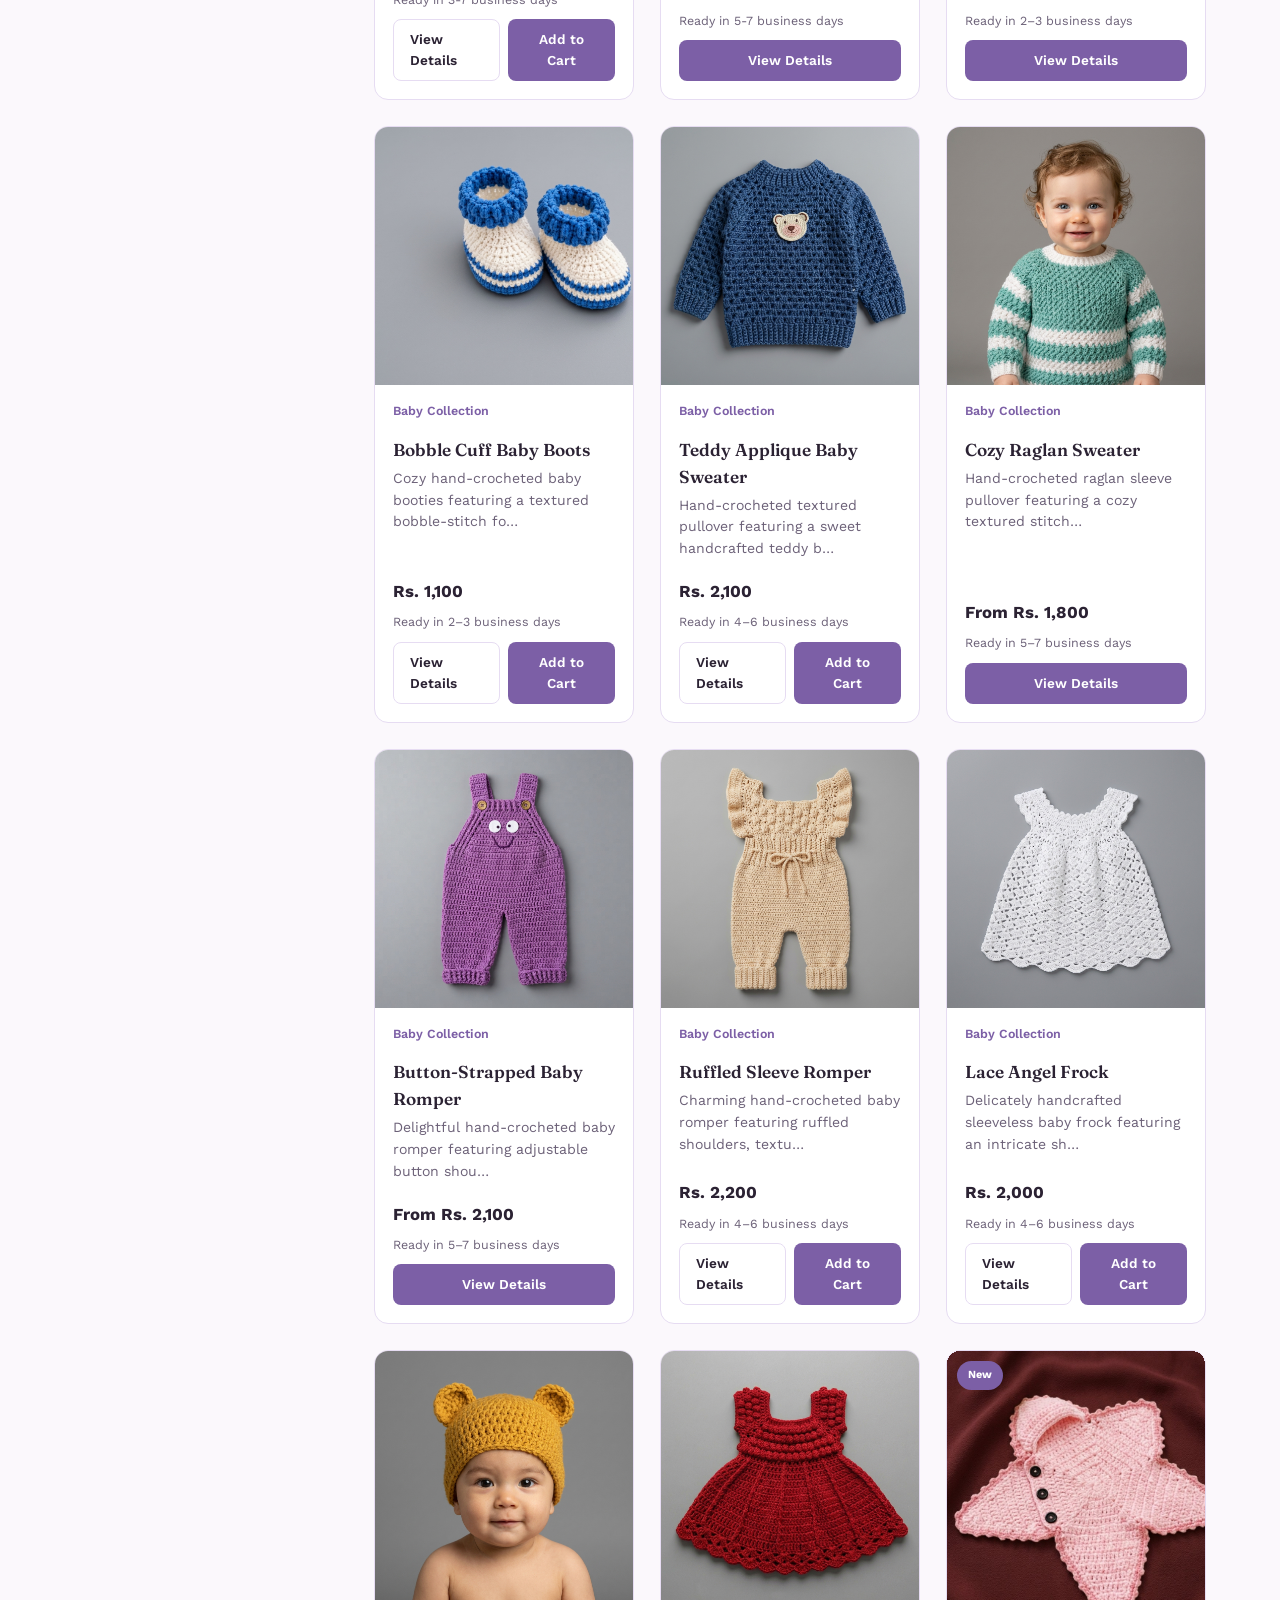
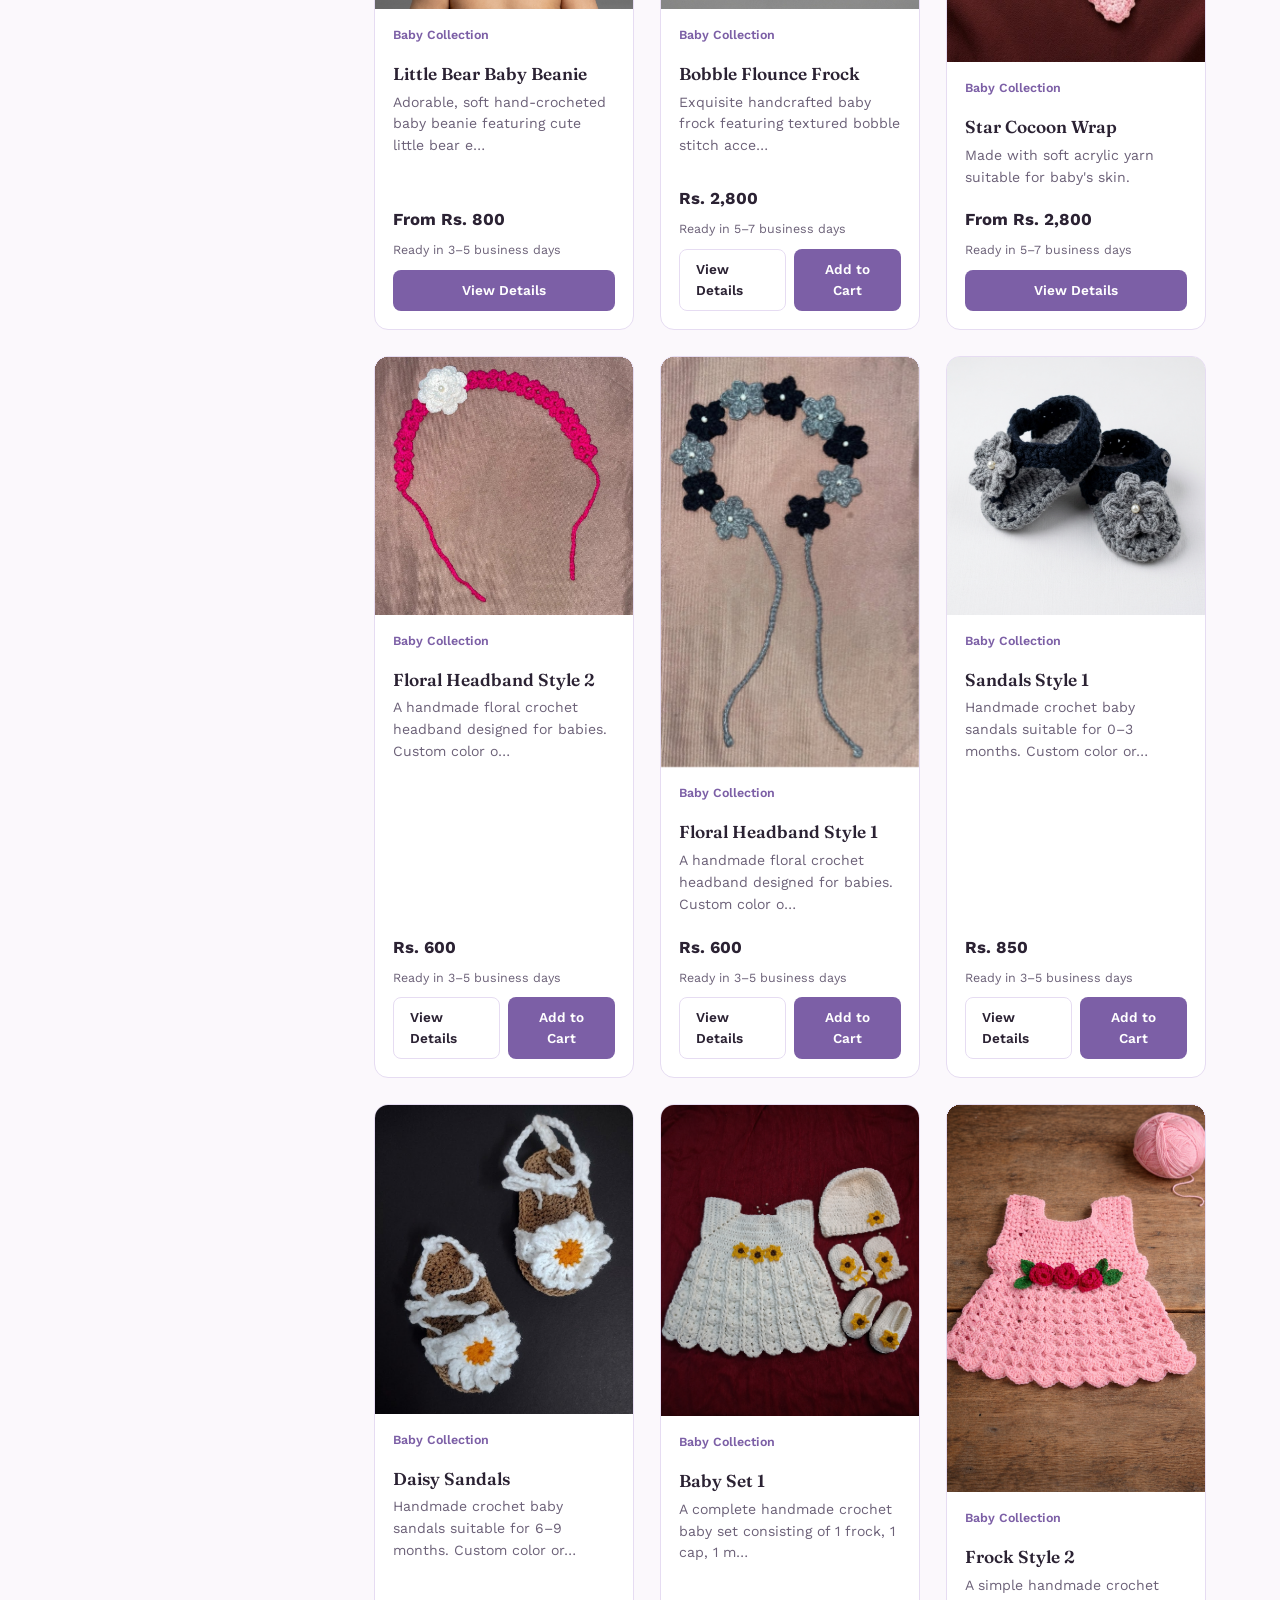
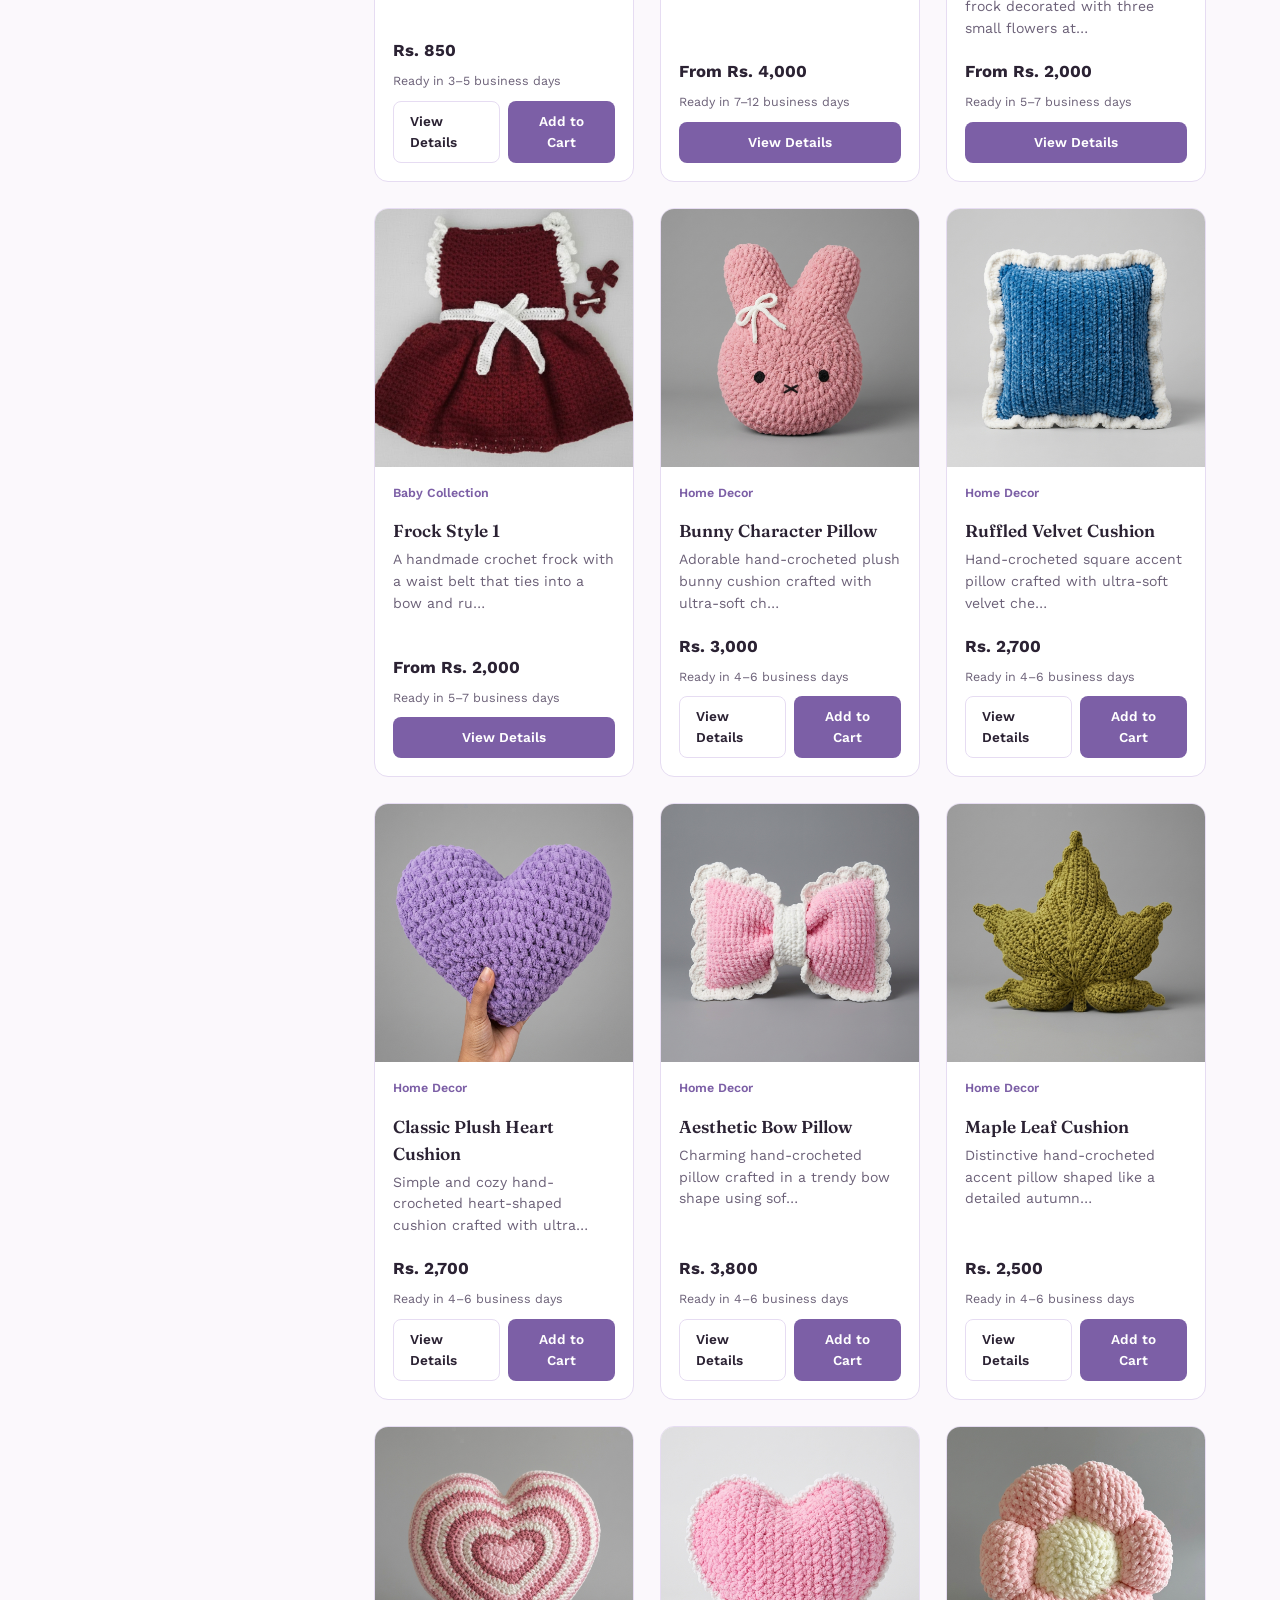
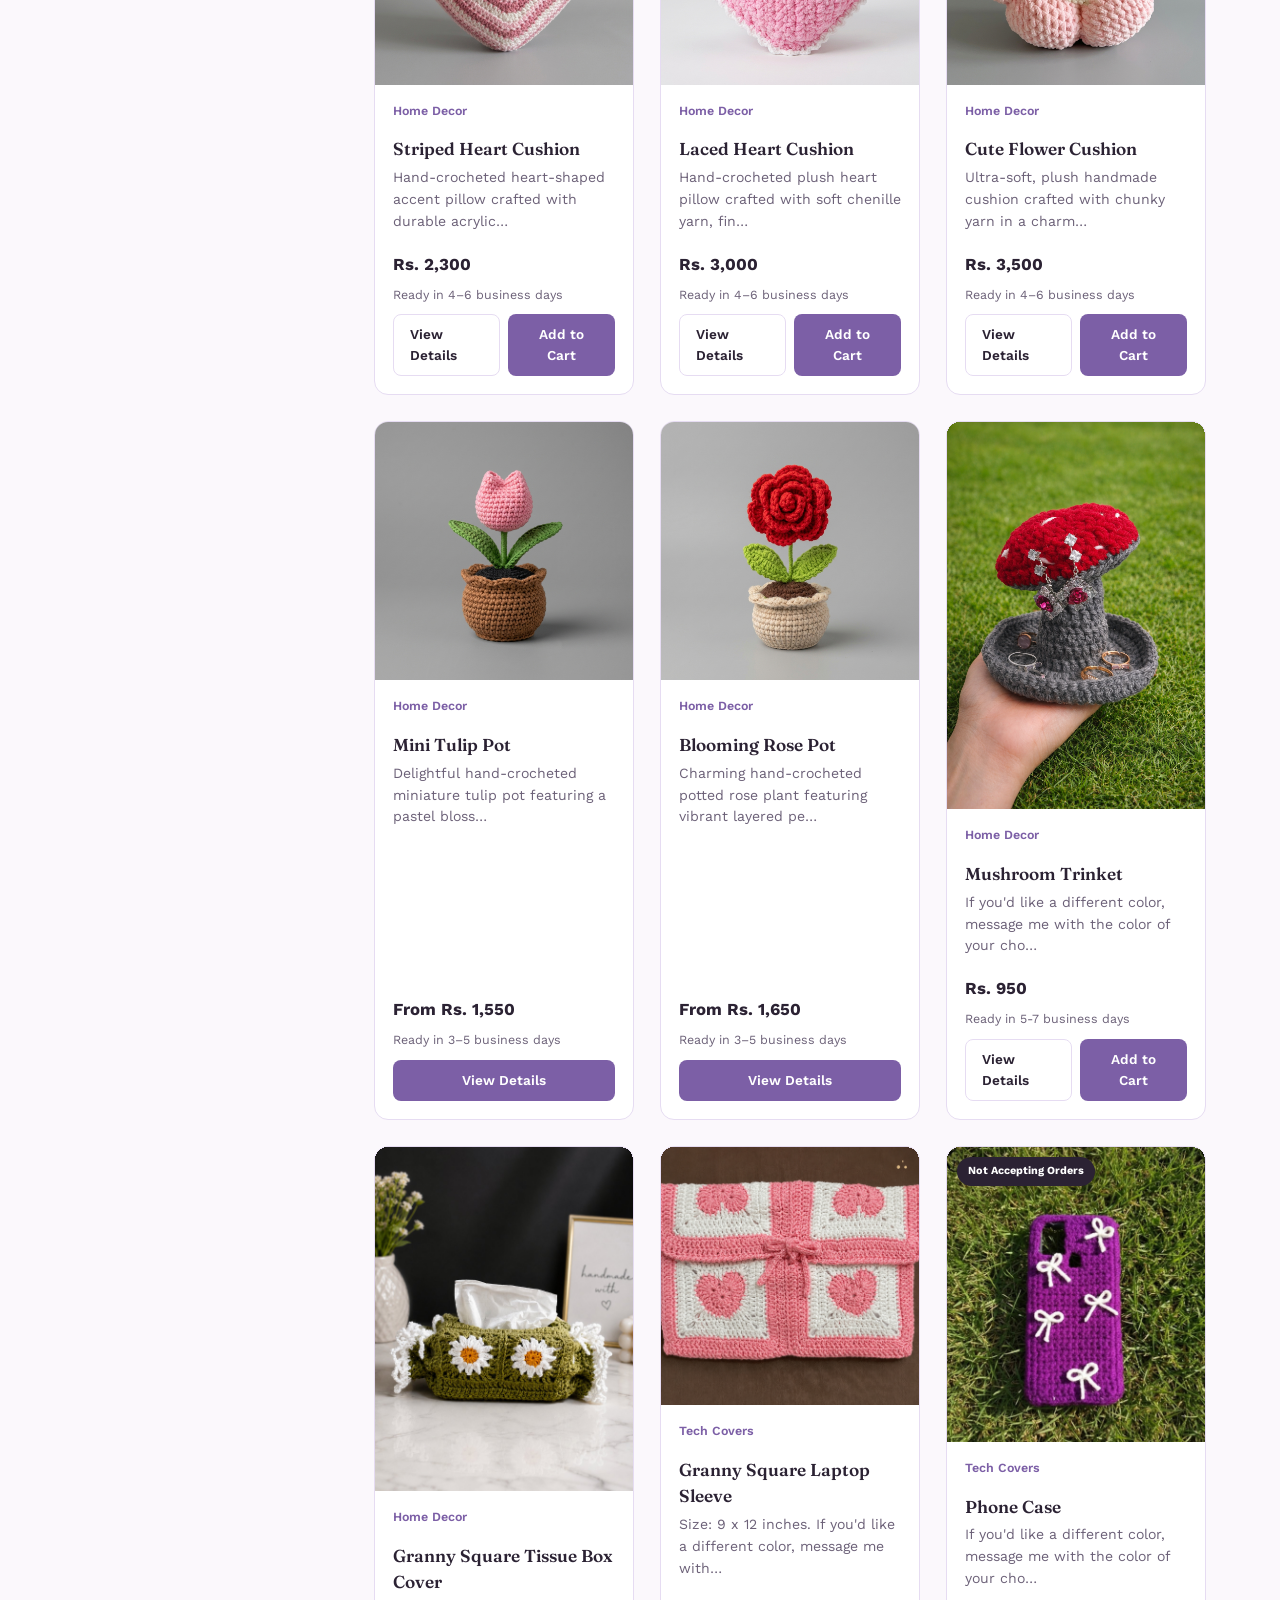
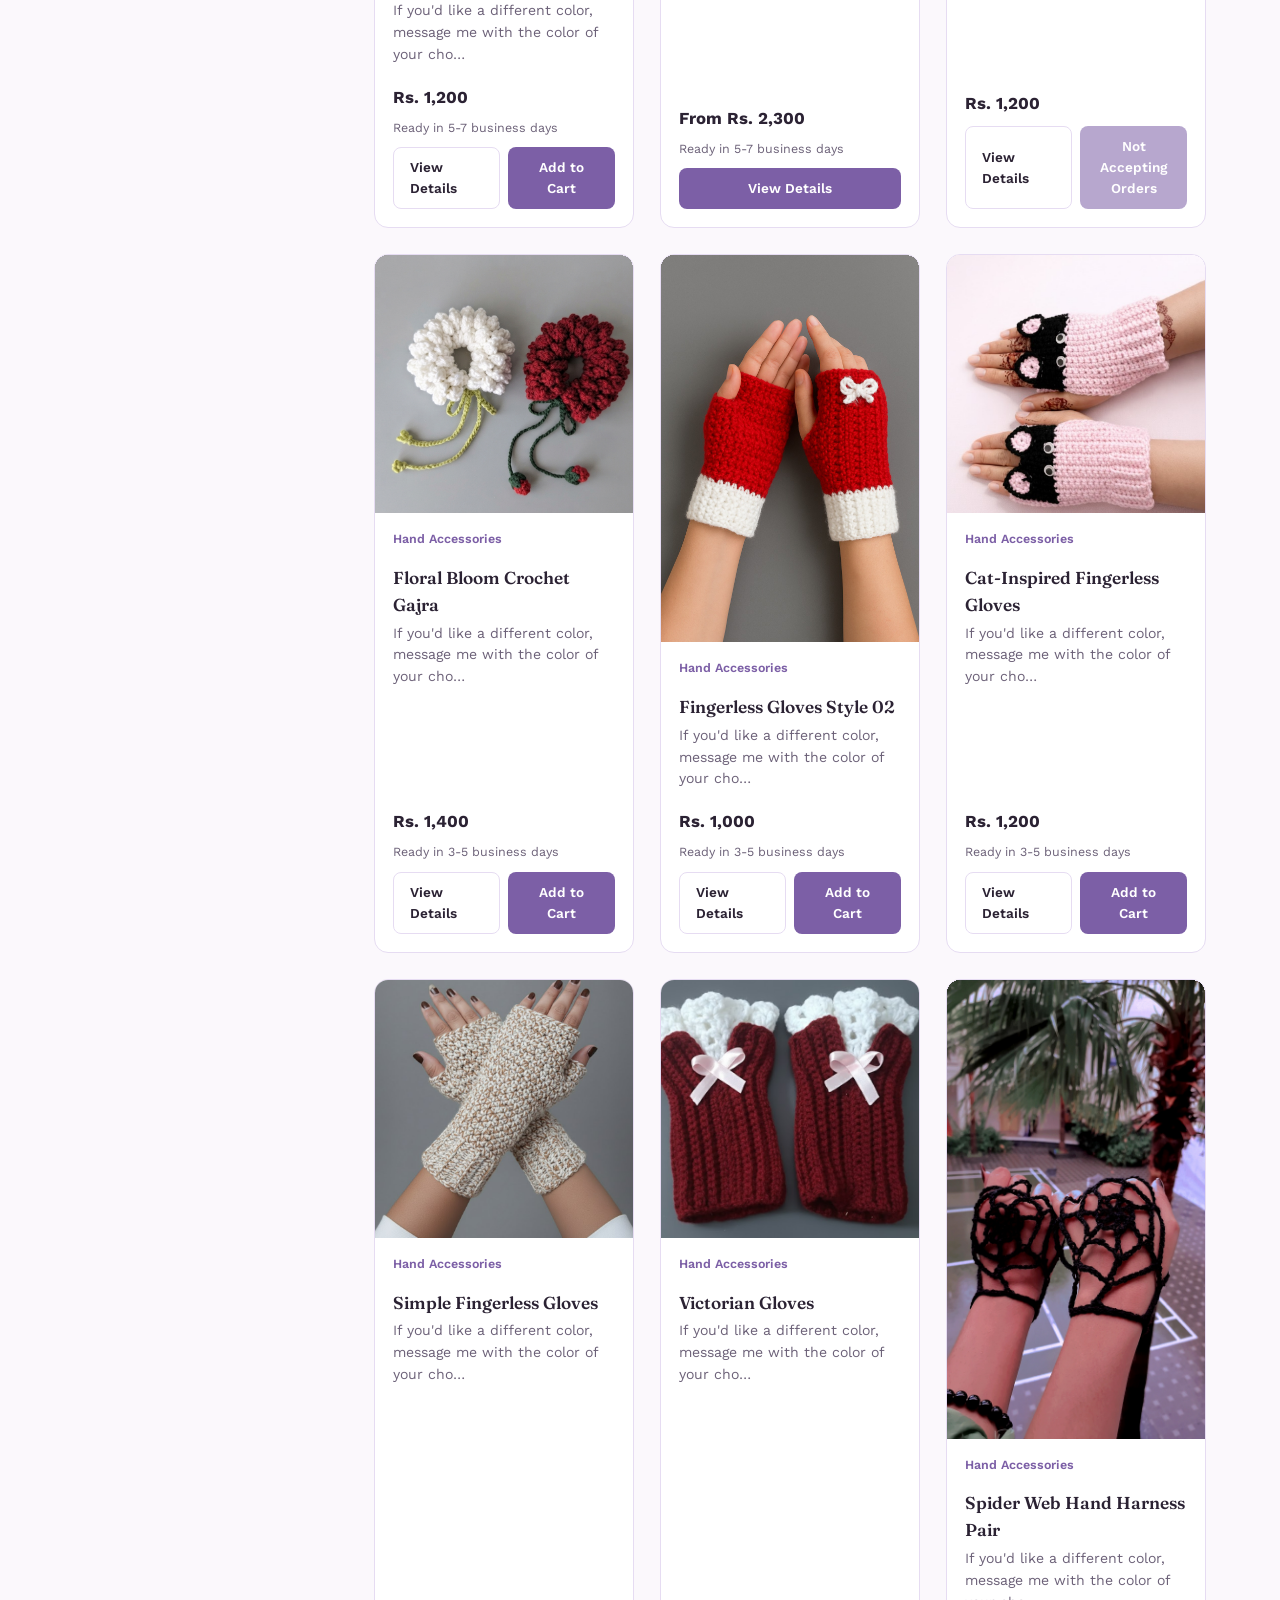
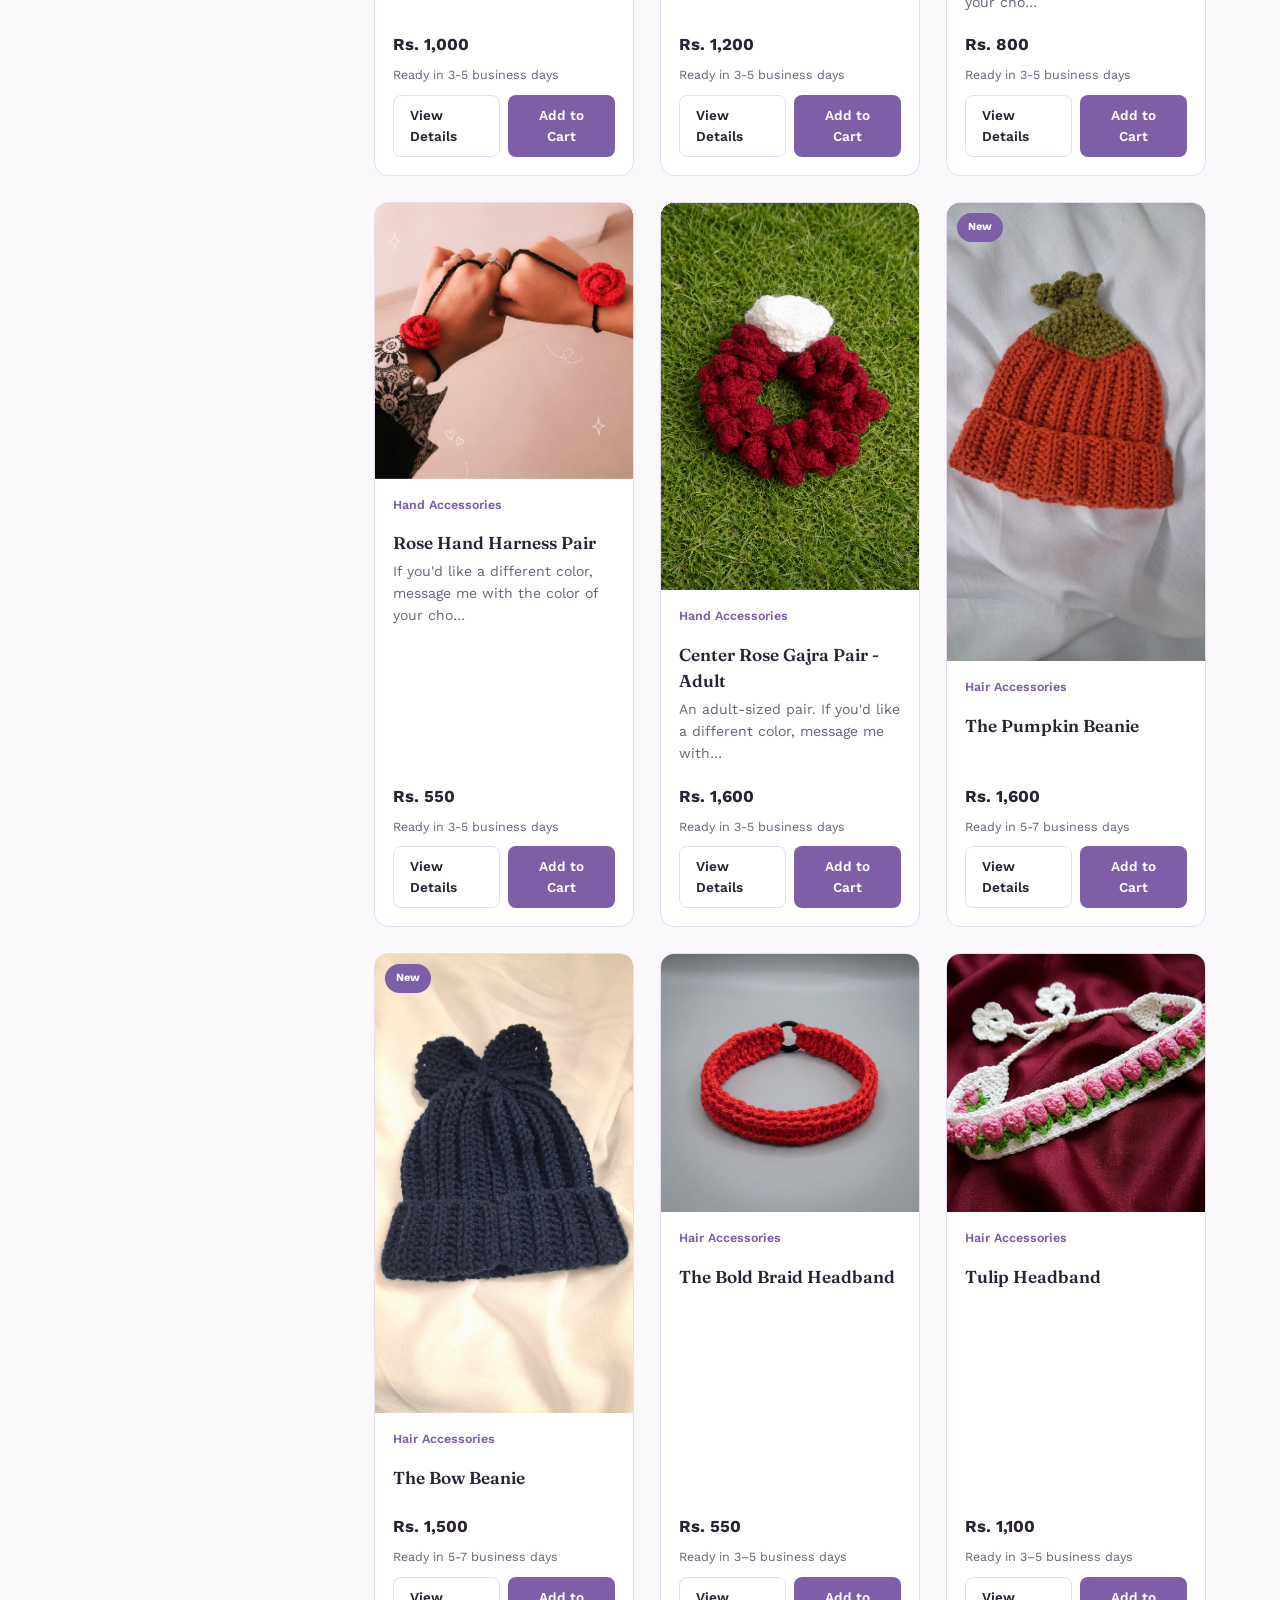
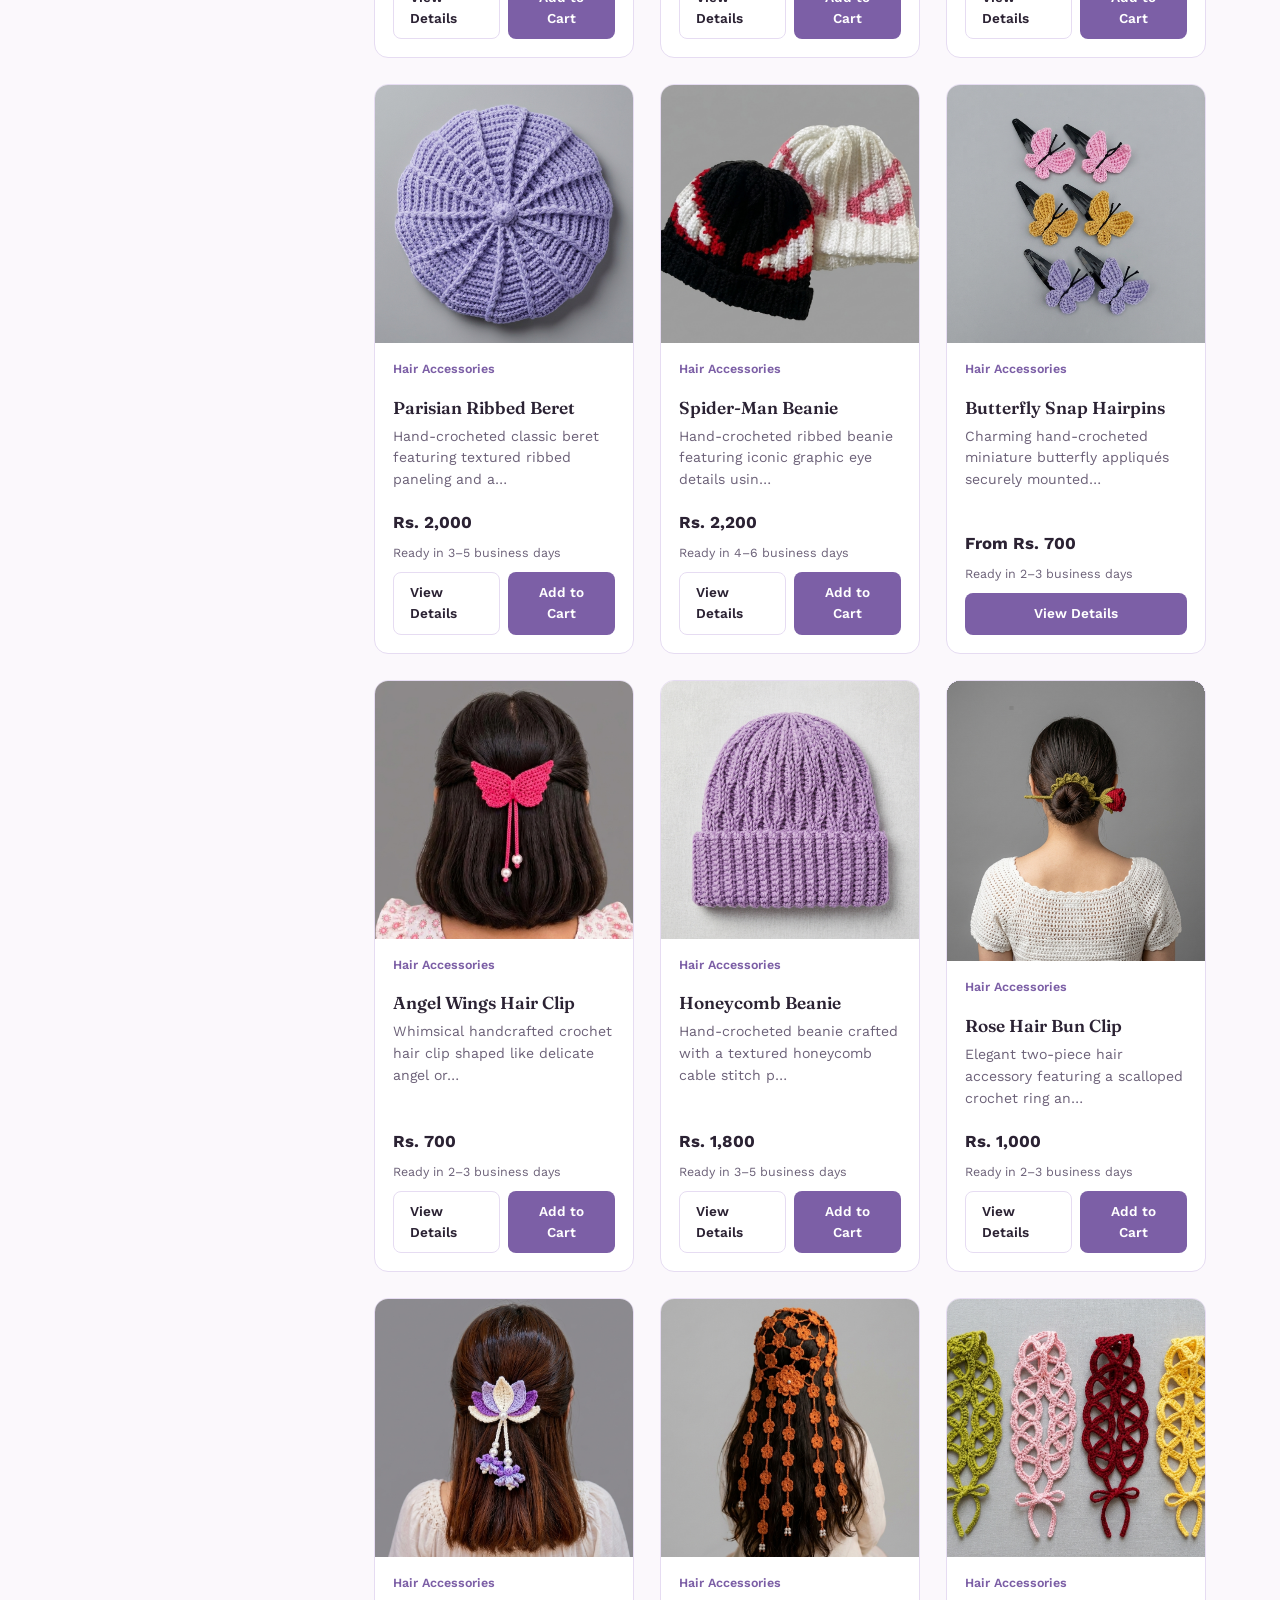
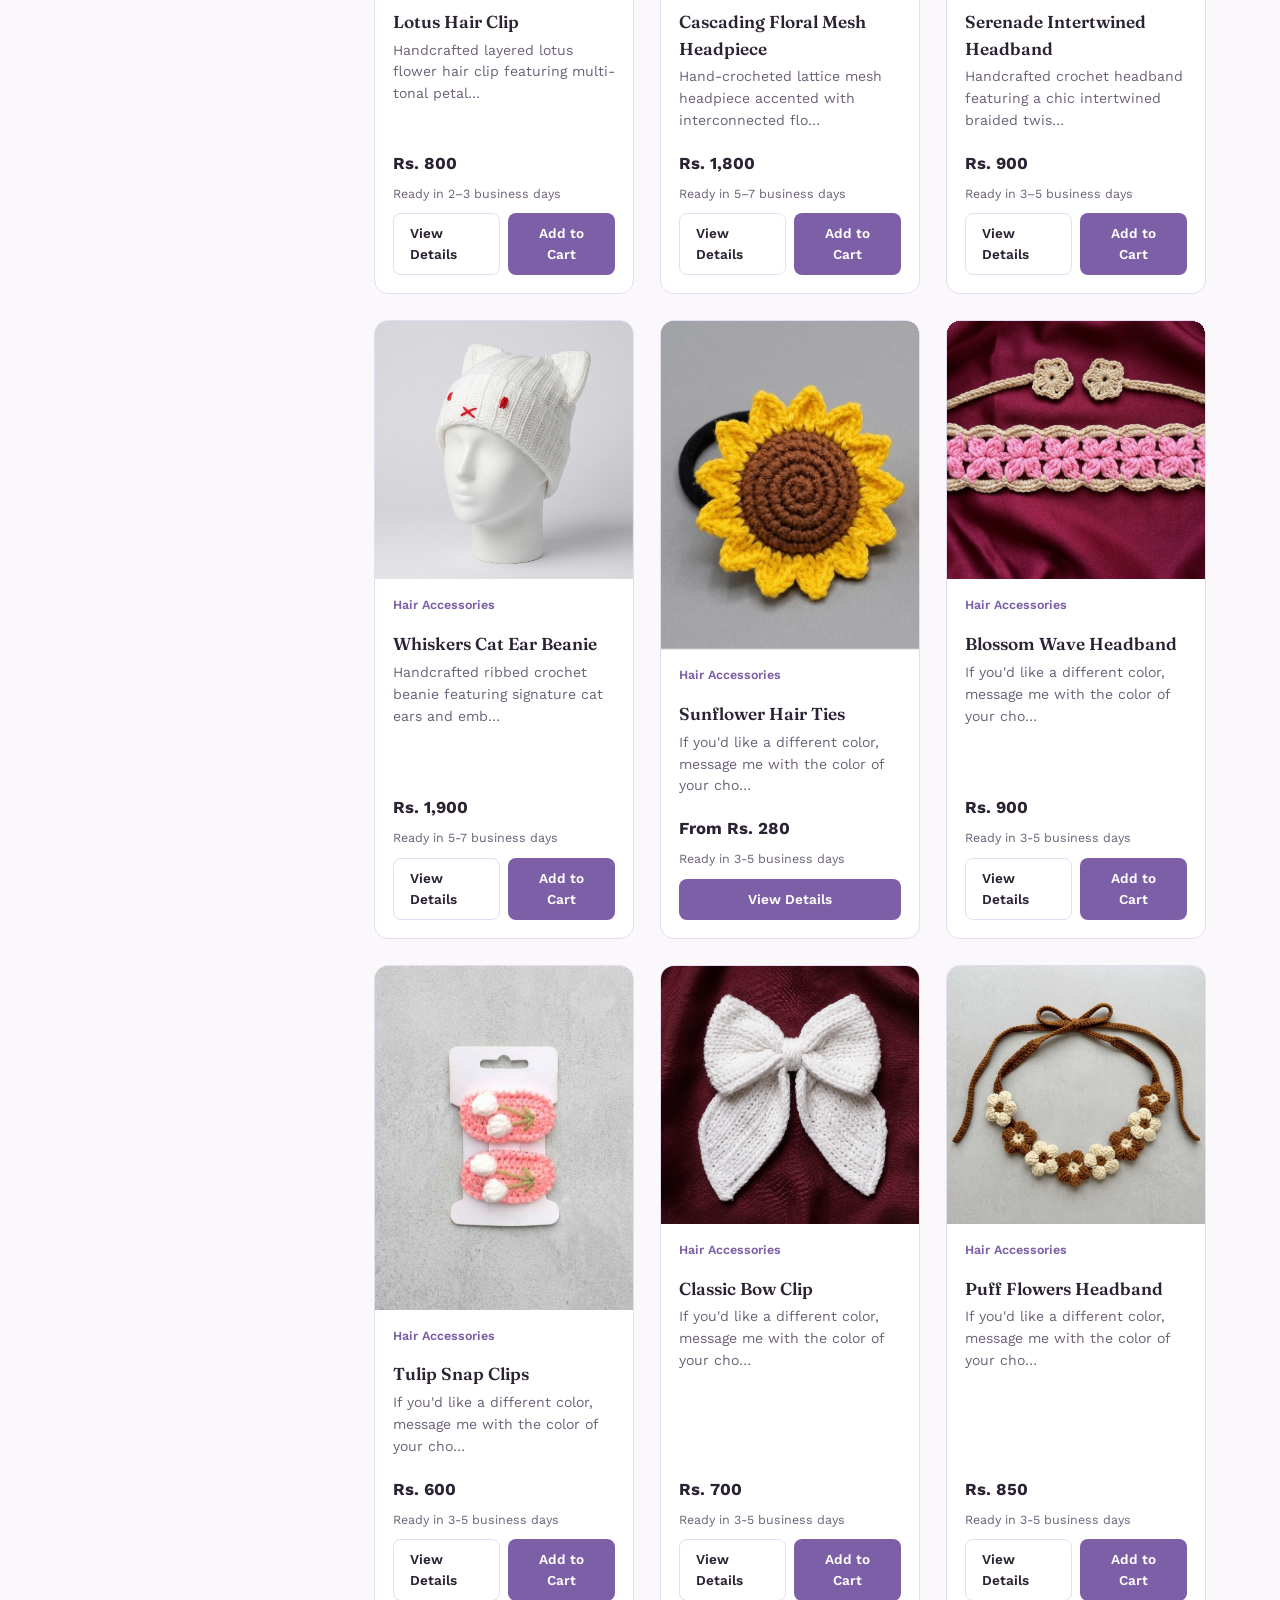
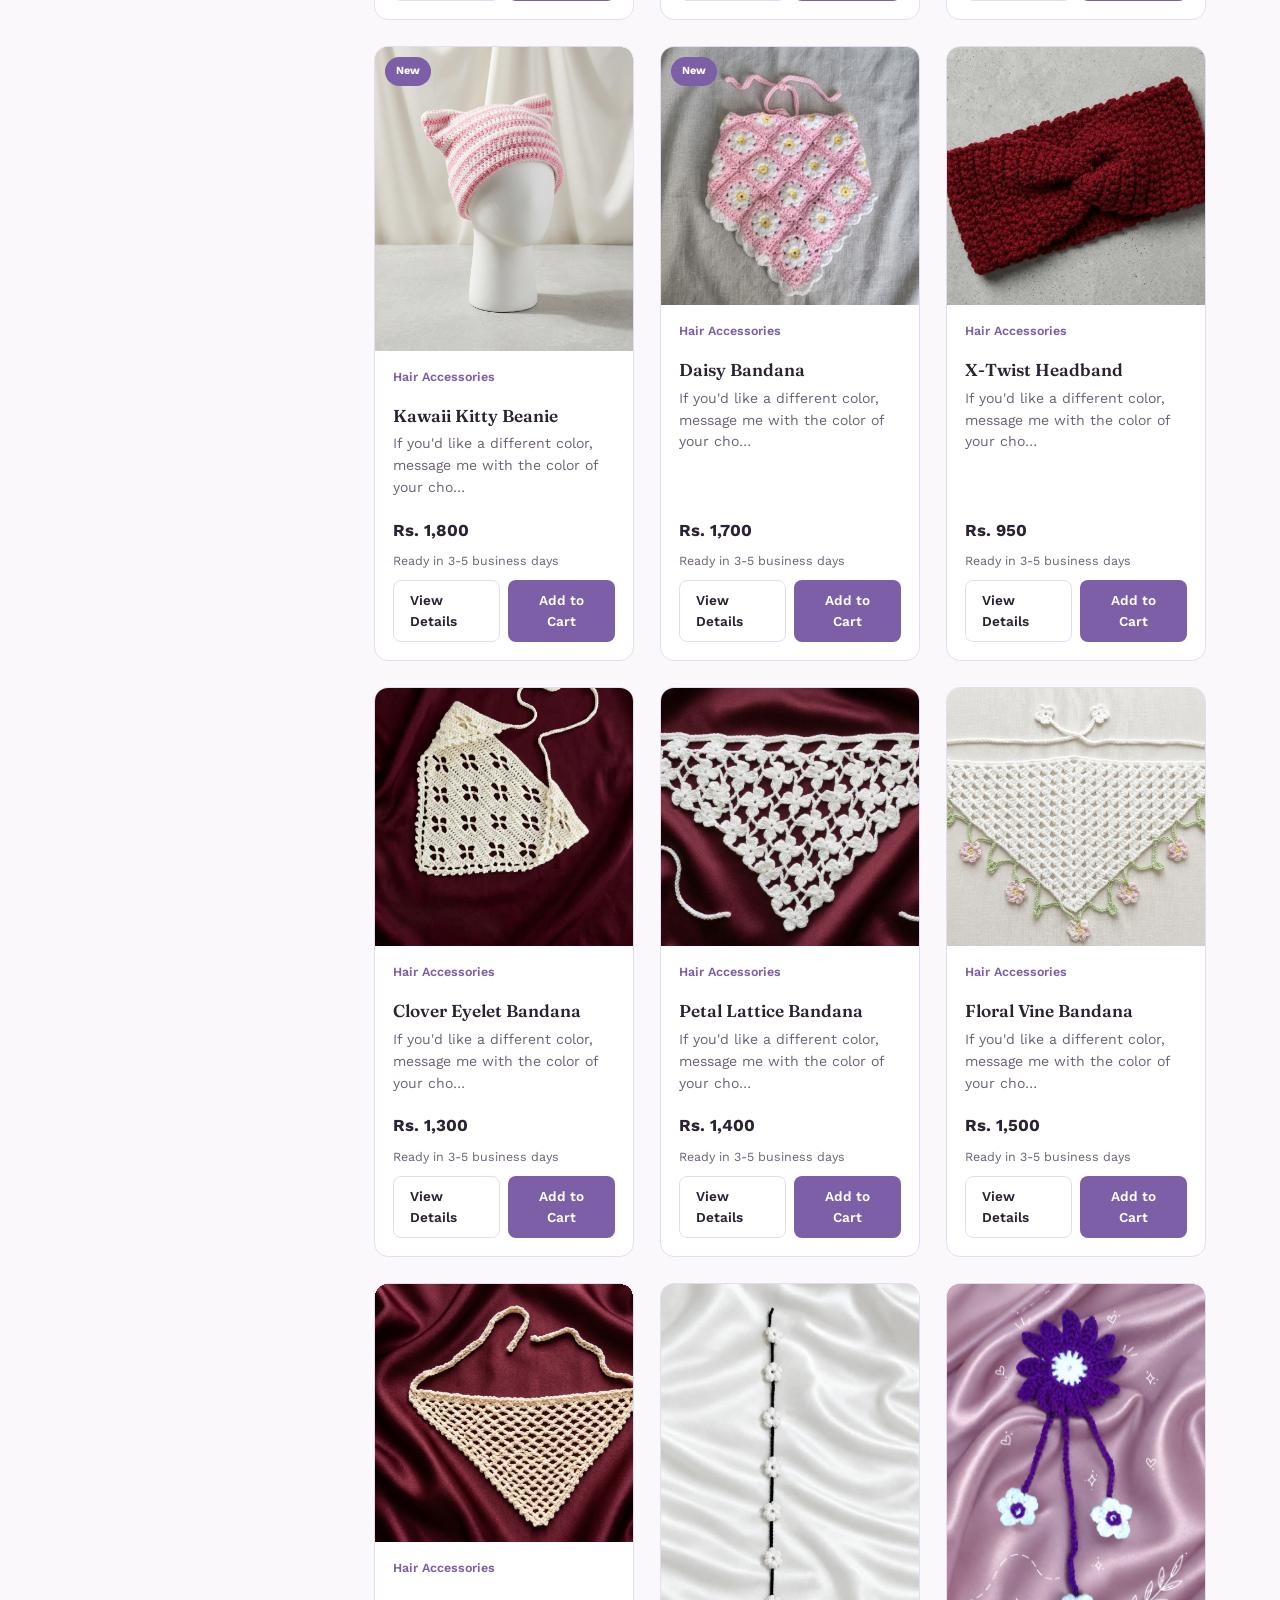
<file: shop.html>
<!DOCTYPE html>
<html lang="en">
<head>

<!-- Google tag (gtag.js) -->
  <script async src="https://www.googletagmanager.com/gtag/js?id=G-NCZ2DGEV6V"></script>
  <script>
    window.dataLayer = window.dataLayer || [];
    function gtag(){dataLayer.push(arguments);}
    gtag('js', new Date());
    gtag('config', 'G-NCZ2DGEV6V');
  </script>



<meta charset="UTF-8" />
<meta name="viewport" content="width=device-width, initial-scale=1.0" />
<title>Shop All Products — Knots by Liza</title>
<meta name="description" content="Browse handmade crochet bags, flowers, keychains, plushies, accessories, home decor and gifts from Knots by Liza." />
<link rel="preconnect" href="https://fonts.googleapis.com" />
<link href="https://fonts.googleapis.com/css2?family=Fraunces:wght@500;600;700&family=Work+Sans:wght@400;500;600;700&display=swap" rel="stylesheet" />
<link rel="stylesheet" href="assets/css/styles.css" />
<link rel="icon" type="image/png" sizes="16x16" href="assets/favicon-16x16.png" />
<link rel="icon" type="image/png" sizes="32x32" href="assets/favicon-32x32.png" />
</head>
<body>

<div id="navbar-root"></div>

<main>
  <div class="page-header container">
    <h1>Shop All</h1>
    <p>Every handmade piece, in one place. Filter by category, price or search for something specific.</p>
  </div>

  <div class="section section--tight container">
    <div class="shop-layout">
      <aside class="filters" id="categories">
        <h3>Filters</h3>
        <div class="filters__group">
          <span class="filters__group-label">Category</span>
          <div id="filter-categories"></div>
        </div>
        <div class="filters__group">
          <span class="filters__group-label">Price</span>
          <div class="filters__price-row">
            <input type="number" min="0" class="text-input" id="filter-min-price" placeholder="Min" />
            <input type="number" min="0" class="text-input" id="filter-max-price" placeholder="Max" />
          </div>
        </div>

        

        <button class="btn btn--ghost btn--block btn--small" id="clear-filters">Clear filters</button>
      </aside>

      <div>
        <div class="shop-toolbar">
          <label class="search-input">
            <svg width="16" height="16" viewBox="0 0 24 24" fill="none" stroke="currentColor" stroke-width="2" aria-hidden="true"><circle cx="11" cy="11" r="7"/><path d="M21 21l-4-4"/></svg>
            <input type="text" id="search-input" placeholder="Search products..." aria-label="Search products" />
          </label>
          <select class="select-input" id="sort-select" style="max-width:200px" aria-label="Sort products">
            <option value="featured">Featured</option>
            <option value="price-asc">Price: Low to High</option>
            <option value="price-desc">Price: High to Low</option>
            <option value="newest">Newest</option>
          </select>
        </div>

        <p id="result-count" style="color:var(--ink-muted); font-size:0.9rem; margin-bottom:16px;"></p>
        <div class="product-grid" id="product-grid"></div>
        <div class="empty-state" id="empty-state" style="display:none">
          <h3>No products found</h3>
          <p>Try clearing your filters or searching for something else.</p>
        </div>
      </div>
    </div>
  </div>
</main>

<div id="footer-root"></div>

<script type="module" src="assets/js/pages/shop.js"></script>
</body>
</html>
</file>
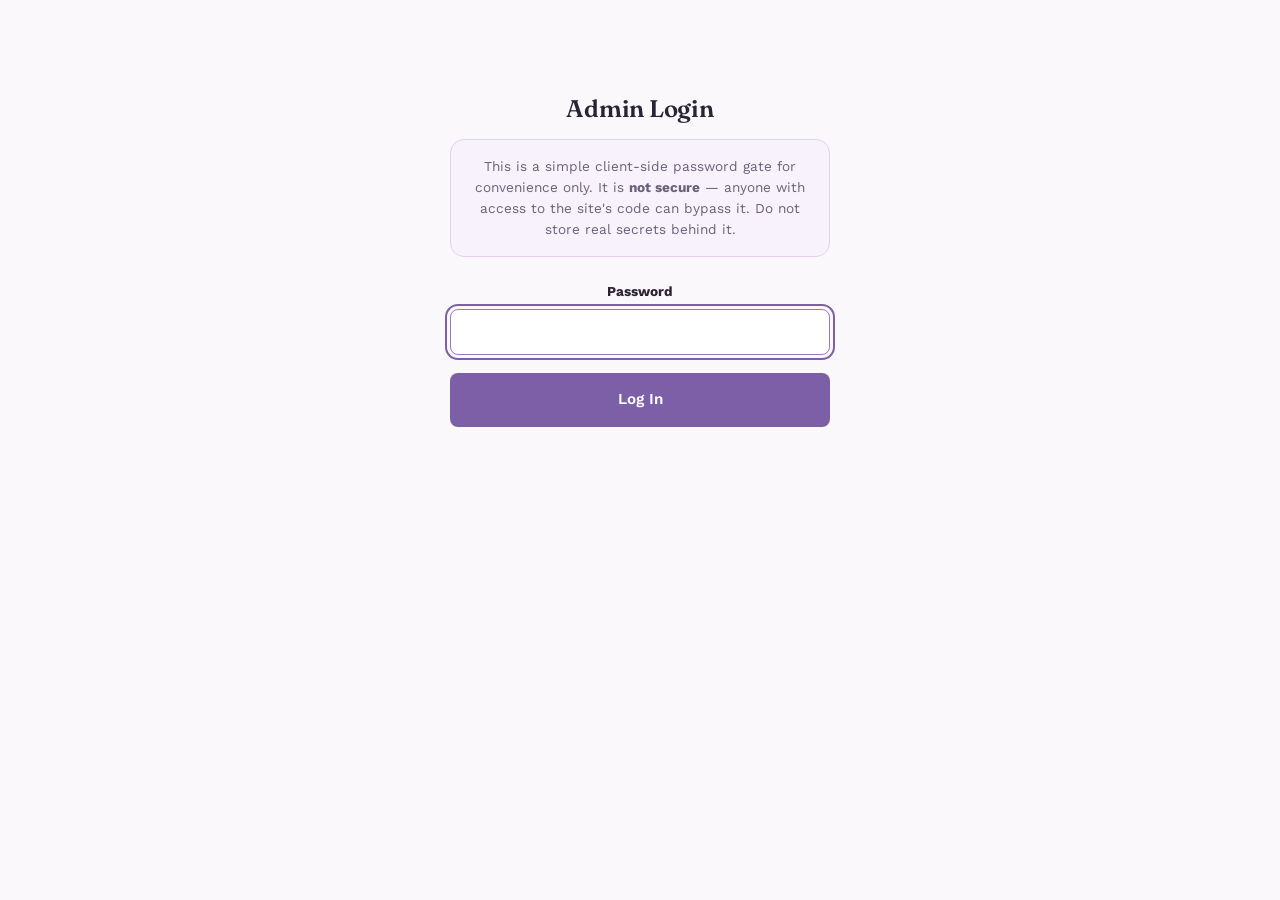
<file: admin-panel777for-u/orders.html>
<!DOCTYPE html>
<html lang="en">
<head>
<meta charset="UTF-8" />
<meta name="viewport" content="width=device-width, initial-scale=1.0" />
<title>Manage Orders — Knots by Liza Admin</title>
<meta name="robots" content="noindex, nofollow" />
<link rel="preconnect" href="https://fonts.googleapis.com" />
<link href="https://fonts.googleapis.com/css2?family=Fraunces:wght@500;600;700&family=Work+Sans:wght@400;500;600;700&display=swap" rel="stylesheet" />
<link rel="stylesheet" href="../assets/css/styles.css" />
<link rel="icon" type="image/png" sizes="16x16" href="../assets/favicon-16x16.png" />
<link rel="icon" type="image/png" sizes="32x32" href="../assets/favicon-32x32.png" />
</head>
<body>

<div id="admin-login-root"></div>
<div class="admin-shell" id="admin-content" style="display:none">
  <div id="admin-sidebar-root"></div>
  <main class="admin-main" id="admin-main">
    <div class="admin-topbar">
      <h1 style="margin:0">Orders</h1>
    </div>
    <div class="note-box">
      Orders are stored locally in this browser (localStorage), not a shared database. See the README for details.
    </div>
    <div style="overflow-x:auto">
      <table class="admin-table" id="orders-table"></table>
    </div>
  </main>
</div>

<div id="order-modal-root"></div>

<script type="module" src="../assets/js/pages/admin-orders.js"></script>
</body>
</html>
</file>
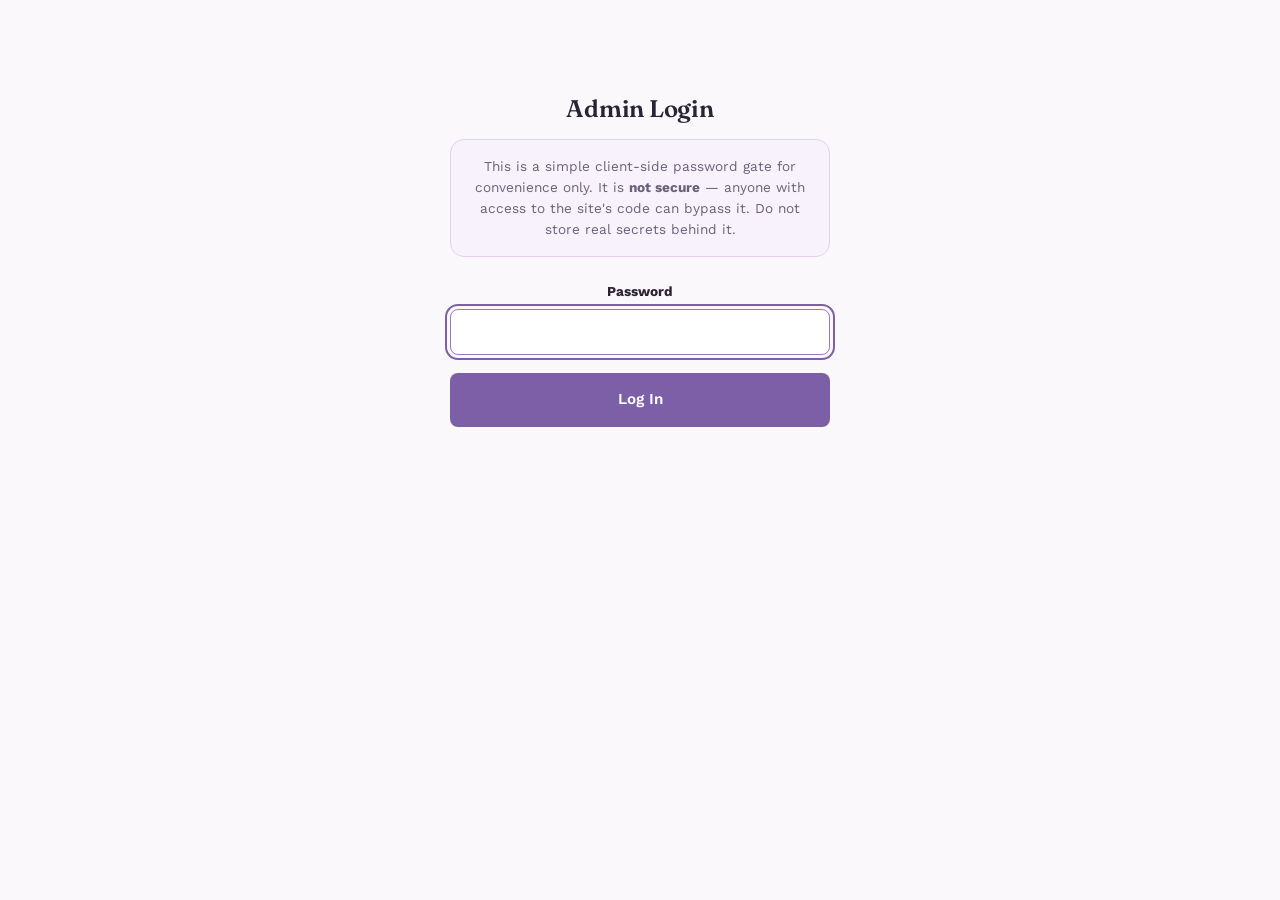
<file: admin-panel777for-u/products.html>
<!DOCTYPE html>
<html lang="en">
<head>
<meta charset="UTF-8" />
<meta name="viewport" content="width=device-width, initial-scale=1.0" />
<title>Manage Products — Knots by Liza Admin</title>
<meta name="robots" content="noindex, nofollow" />
<link rel="preconnect" href="https://fonts.googleapis.com" />
<link href="https://fonts.googleapis.com/css2?family=Fraunces:wght@500;600;700&family=Work+Sans:wght@400;500;600;700&display=swap" rel="stylesheet" />
<link rel="stylesheet" href="../assets/css/styles.css" />
<link rel="icon" type="image/png" sizes="16x16" href="../assets/favicon-16x16.png" />
<link rel="icon" type="image/png" sizes="32x32" href="../assets/favicon-32x32.png" />
</head>
<body>

<div id="admin-login-root"></div>
<div class="admin-shell" id="admin-content" style="display:none">
  <div id="admin-sidebar-root"></div>
  <main class="admin-main" id="admin-main">
        <div class="admin-topbar">
      <h1 style="margin:0">Products</h1>
    </div>

    <div class="shop-toolbar" style="margin-bottom:20px">
      <label class="search-input" style="max-width:320px">
        <svg width="16" height="16" viewBox="0 0 24 24" fill="none" stroke="currentColor" stroke-width="2" aria-hidden="true"><circle cx="11" cy="11" r="7"/><path d="M21 21l-4-4"/></svg>
        <input type="text" id="admin-search" placeholder="Search products..." />
      </label>
      <select class="select-input" id="admin-category-filter" style="max-width:200px"></select>
    </div>

    <div style="overflow-x:auto">
      <table class="admin-table" id="products-table"></table>
    </div>
  </main>
</div>

<div id="product-modal-root"></div>

<script type="module" src="../assets/js/pages/admin-products.js"></script>
</body>
</html>
</file>
<file: assets/css/styles.css>
/* ============================================================
   KNOTS BY LIZA — DESIGN SYSTEM
   Palette: lavender & white, warm and handmade.
   Type: Fraunces (display serif, soft/handcrafted) + Work Sans (body).
   ============================================================ */

:root {
  /* Colour */
  --bg: #FBF8FC;
  --surface: #FFFFFF;
  --lavender-50: #F7F2FB;
  --lavender-100: #EFE6F8;
  --lavender-200: #E1D2F0;
  --lavender-300: #C9B3E3;
  --lavender-500: #9A78C4;
  --lavender-600: #7C5FA6;
  --lavender-700: #6B4E8E;
  --ink: #2B2233;
  --ink-muted: #6C6178;
  --ink-faint: #9C90A8;
  --border: #E6DCF2;
  --success: #4C7A5B;
  --success-bg: #EAF3ED;
  --error: #B4444B;
  --error-bg: #FBEBEC;

  /* Type */
  --font-display: "Fraunces", "Iowan Old Style", Georgia, serif;
  --font-body: "Work Sans", -apple-system, BlinkMacSystemFont, "Segoe UI", sans-serif;

  /* Radius & shadow */
  --radius-sm: 8px;
  --radius-md: 14px;
  --radius-lg: 22px;
  --shadow-soft: 0 8px 24px rgba(107, 78, 142, 0.10);
  --shadow-lift: 0 14px 34px rgba(107, 78, 142, 0.16);

  --container-max: 1180px;
}

/* ---------- Reset ---------- */
*, *::before, *::after { box-sizing: border-box; }
html { scroll-behavior: smooth; }
body {
  margin: 0;
  background: var(--bg);
  color: var(--ink);
  font-family: var(--font-body);
  font-size: 16px;
  line-height: 1.55;
  -webkit-font-smoothing: antialiased;
}
img { max-width: 100%; display: block; }
a { color: inherit; text-decoration: none; }
button { font: inherit; }
ul { margin: 0; padding: 0; list-style: none; }
h1, h2, h3, h4 {
  font-family: var(--font-display);
  color: var(--ink);
  margin: 0 0 0.5em;
  font-weight: 600;
  letter-spacing: -0.01em;
}
p { margin: 0 0 1em; }
:focus-visible {
  outline: 2.5px solid var(--lavender-600);
  outline-offset: 3px;
}

.container {
  max-width: var(--container-max);
  margin: 0 auto;
  padding: 0 24px;
}

@media (max-width: 640px) {
  .container { padding: 0 28px; }
}

.section { padding-top: 72px; padding-bottom: 72px; }
.section--tight { padding-top: 48px; padding-bottom: 48px; }
.section--lavender { background: var(--lavender-50); }

.section-heading { max-width: 640px; margin-bottom: 40px; }
.section-heading h2 { font-size: clamp(1.7rem, 2.6vw, 2.3rem); }
.section-heading p { color: var(--ink-muted); font-size: 1.05rem; }
.section-heading--center { margin-left: auto; margin-right: auto; text-align: center; }

.knot-mark { display: inline-flex; color: var(--lavender-600); }

/* ---------- Buttons ---------- */
.btn {
  display: inline-flex;
  align-items: center;
  justify-content: center;
  gap: 8px;
  padding: 14px 26px;
  border-radius: var(--radius-sm);
  font-weight: 600;
  font-size: 0.95rem;
  border: 1.5px solid transparent;
  cursor: pointer;
  transition: transform 0.15s ease, background 0.15s ease, border-color 0.15s ease, box-shadow 0.15s ease;
  min-height: 44px;
}
.btn--primary { background: var(--lavender-600); color: #fff; }
.btn--primary:hover { background: var(--lavender-700); }
.btn--secondary { background: var(--surface); color: var(--lavender-700); border-color: var(--lavender-300); }
.btn--secondary:hover { border-color: var(--lavender-600); }
.btn--ghost { background: transparent; color: var(--ink); border-color: var(--border); }
.btn--ghost:hover { border-color: var(--lavender-500); color: var(--lavender-700); }
.btn--small { padding: 9px 16px; font-size: 0.85rem; min-height: 38px; }
.btn--block { width: 100%; }
.btn:disabled { opacity: 0.55; cursor: not-allowed; }
.btn--bounce { animation: bounce 0.3s ease; }
@keyframes bounce {
  0% { transform: scale(1); }
  40% { transform: scale(0.94); }
  100% { transform: scale(1); }
}
.btn--whatsapp { background: #90e397; color: #fff; }
.btn--whatsapp:hover { background: #92e599; }

/* ---------- Navbar ---------- */
.navbar { position: sticky; top: 0; z-index: 40; background: rgba(251, 248, 252, 0.92); backdrop-filter: blur(8px); border-bottom: 1px solid var(--border); }
.navbar__inner { max-width: var(--container-max); margin: 0 auto; padding: 14px 24px; display: flex; align-items: center; gap: 24px; }
.navbar__brand { display: flex; align-items: center; gap: 10px; margin-right: auto; }
.navbar__brand-text { font-family: var(--font-display); font-size: 1.25rem; font-weight: 600; }
.navbar__links { display: flex; align-items: center; gap: 26px; }
.navbar__link { font-size: 0.95rem; color: var(--ink-muted); padding: 6px 2px; border-bottom: 2px solid transparent; }
.navbar__link:hover { color: var(--ink); }
.navbar__link--active { color: var(--lavender-700); border-color: var(--lavender-500); }
.navbar__actions { display: flex; align-items: center; gap: 14px; }
.navbar__cart { position: relative; display: inline-flex; padding: 8px; color: var(--ink); }
.navbar__cart-count {
  position: absolute; top: -2px; right: -2px;
  background: var(--lavender-600); color: #fff;
  font-size: 0.65rem; font-weight: 700;
  min-width: 17px; height: 17px; border-radius: 999px;
  display: flex; align-items: center; justify-content: center;
  padding: 0 3px;
}
.navbar__hamburger { display: none; flex-direction: column; gap: 5px; background: none; border: none; padding: 8px; cursor: pointer; }
.navbar__hamburger span { width: 22px; height: 2px; background: var(--ink); border-radius: 2px; transition: transform 0.2s ease, opacity 0.2s ease; }
.navbar__hamburger--open span:nth-child(1) { transform: translateY(7px) rotate(45deg); }
.navbar__hamburger--open span:nth-child(2) { opacity: 0; }
.navbar__hamburger--open span:nth-child(3) { transform: translateY(-7px) rotate(-45deg); }

@media (max-width: 860px) {
  .navbar__links {
    position: absolute; top: 100%; left: 0; right: 0;
    background: var(--surface); border-bottom: 1px solid var(--border);
    flex-direction: column; align-items: flex-start; gap: 2px;
    padding: 10px 24px 18px;
    display: none;
  }
  .navbar__links--open { display: flex; }
  .navbar__link { width: 100%; padding: 12px 4px; border-bottom: 1px solid var(--lavender-50); }
  .navbar__hamburger { display: flex; }
}

/* ---------- Hero ---------- */
.hero { padding-top: 64px; padding-bottom: 24px; overflow: hidden; }
.hero__inner { display: grid; grid-template-columns: 1.1fr 0.9fr; gap: 48px; align-items: center; }
.hero__eyebrow { color: var(--lavender-700); font-weight: 600; margin-bottom: 14px; }
.hero__title { font-size: clamp(2.4rem, 5vw, 3.6rem); line-height: 1.08; }
.hero__lede { font-size: 1.15rem; color: var(--ink-muted); max-width: 46ch; }
.hero__ctas { display: flex; gap: 14px; margin-top: 28px; flex-wrap: wrap; }
.hero__art { position: relative; display: flex; align-items: center; justify-content: center; }
.hero__blob { width: 100%; max-width: 420px; }

@media (max-width: 900px) {
  .hero__inner { grid-template-columns: 1fr; }
  .hero__art { display: none; }
}

/* ---------- Product grid & cards ---------- */
.product-grid {
  display: grid;
  grid-template-columns: repeat(auto-fill, minmax(240px, 1fr));
  gap: 26px;
}
.product-card {
  background: var(--surface);
  border: 1px solid var(--border);
  border-radius: var(--radius-md);
  overflow: hidden;
  display: flex;
  flex-direction: column;
  transition: box-shadow 0.2s ease, transform 0.2s ease;
}
.product-card:hover { box-shadow: var(--shadow-soft); transform: translateY(-2px); }
.product-card__media { position: relative; aspect-ratio: 1 / 1; background: var(--lavender-50); display: block; }
.product-card__media img { width: 100%; height: 100%; object-fit: cover; }
.product-card__body { padding: 16px 18px 18px; display: flex; flex-direction: column; gap: 4px; flex: 1; }
.product-card__category { font-size: 0.78rem; color: var(--lavender-600); font-weight: 600; }
.product-card__name { font-family: var(--font-display); font-size: 1.08rem; font-weight: 600; }
.product-card__desc { color: var(--ink-muted); font-size: 0.88rem; flex: 1; }
.product-card__price { font-weight: 700; font-size: 1.05rem; margin-bottom: 6px; }
.product-card__processing { font-size: 0.78rem; color: var(--ink-muted); margin: -2px 0 6px; }
.product-card__actions { display: flex; gap: 8px; flex-wrap: wrap; }
.product-card__actions .btn { flex: 1; }

.badge {
  position: absolute; top: 10px; left: 10px;
  font-size: 0.68rem; font-weight: 700; padding: 5px 10px;
  border-radius: 999px; background: var(--surface); color: var(--lavender-700);
  border: 1px solid var(--lavender-200);
}
.badge--new { background: var(--lavender-600); color: #fff; border-color: transparent; }
.badge--sold-out { background: var(--ink); color: #fff; border-color: transparent; }
.badge--paused { background: var(--ink); color: #fff; border-color: transparent; }
.badge--limited { background: #F3E4C4; color: #8A5A1E; border-color: transparent; }

/* ---------- Category cards ---------- */
.category-grid { display: grid; grid-template-columns: repeat(auto-fill, minmax(200px, 1fr)); gap: 20px; }
.category-card {
  background: var(--surface); border: 1px solid var(--border); border-radius: var(--radius-md);
  padding: 24px 20px; display: flex; flex-direction: column; gap: 6px;
  transition: border-color 0.2s ease, transform 0.2s ease;
}
.category-card:hover { border-color: var(--lavender-400, var(--lavender-300)); transform: translateY(-2px); }
.category-card__name { font-family: var(--font-display); font-size: 1.15rem; font-weight: 600; }
.category-card__blurb { color: var(--ink-muted); font-size: 0.9rem; }

/* ---------- Why choose / feature list ---------- */
.feature-grid { display: grid; grid-template-columns: repeat(auto-fit, minmax(230px, 1fr)); gap: 30px; }
.feature { display: flex; flex-direction: column; gap: 8px; }
.feature__icon { color: var(--lavender-600); }
.feature h3 { font-size: 1.1rem; }
.feature p { color: var(--ink-muted); font-size: 0.92rem; margin: 0; }

/* ---------- Instagram section ---------- */
.instagram-section { text-align: center; }
.instagram-section .btn { margin-top: 18px; }
.instagram-tiles { display: grid; grid-template-columns: repeat(4, 1fr); gap: 14px; margin-top: 32px; }
.instagram-tile {
  aspect-ratio: 1/1; border-radius: var(--radius-md); background: var(--lavender-100);
  display: flex; align-items: center; justify-content: center; color: var(--lavender-500);
}
@media (max-width: 700px) { .instagram-tiles { grid-template-columns: repeat(2, 1fr); } }

/* ---------- Filters / shop toolbar ---------- */
.shop-layout { display: grid; grid-template-columns: 260px 1fr; gap: 40px; align-items: start; }
@media (max-width: 900px) { .shop-layout { grid-template-columns: 1fr; } }

.filters { background: var(--surface); border: 1px solid var(--border); border-radius: var(--radius-md); padding: 22px; position: sticky; top: 90px; }
@media (max-width: 900px) { 
  .filters { position: static; top: auto; }
}
.filters h3 { font-size: 0.95rem; margin-bottom: 14px; }
.filters__group { margin-bottom: 22px; }
.filters__group:last-child { margin-bottom: 0; }
.filters__group-label { font-size: 0.8rem; font-weight: 700; color: var(--ink-muted); margin-bottom: 10px; display: block; }
.filters__option { display: flex; align-items: center; gap: 8px; padding: 4px 0; font-size: 0.92rem; cursor: pointer; }
.filters__price-row { display: flex; gap: 10px; }
.filters__price-row input { width: 100%; }

.shop-toolbar { display: flex; flex-wrap: wrap; gap: 14px; align-items: center; justify-content: space-between; margin-bottom: 24px; scroll-margin-top: 90px; }.search-input {
  display: flex; align-items: center; gap: 8px; background: var(--surface);
  border: 1.5px solid var(--border); border-radius: 999px; padding: 10px 16px; flex: 1; min-width: 220px;
}
.search-input input { border: none; outline: none; background: none; flex: 1; font: inherit; }
.select-input, .text-input, textarea {
  border: 1.5px solid var(--border); border-radius: var(--radius-sm); padding: 10px 14px;
  font: inherit; background: var(--surface); color: var(--ink); width: 100%;
}
.select-input:focus, .text-input:focus, textarea:focus { border-color: var(--lavender-500); }

.empty-state { text-align: center; padding: 60px 20px; color: var(--ink-muted); }
.empty-state h3 { color: var(--ink); }

/* ---------- Product detail page ---------- */
.product-detail { display: grid; grid-template-columns: 1fr 1fr; gap: 56px; }
@media (max-width: 860px) { .product-detail { grid-template-columns: 1fr; gap: 30px; } }
.product-detail__gallery-main { border-radius: var(--radius-lg); overflow: hidden; background: var(--lavender-50); aspect-ratio: 1/1; }
.product-detail__gallery-main img { width: 100%; height: 100%; object-fit: contain; }
.product-detail__thumbs { display: flex; gap: 10px; margin-top: 12px; }
.product-detail__thumbs img { width: 72px; height: 72px; object-fit: cover; border-radius: var(--radius-sm); border: 2px solid transparent; cursor: pointer; }
.product-detail__thumbs img.active { border-color: var(--lavender-500); }
.product-detail__category { color: var(--lavender-600); font-weight: 600; font-size: 0.85rem; }
.product-detail__title { font-size: clamp(1.6rem, 3vw, 2.2rem); }
.product-detail__price { font-size: 1.5rem; font-weight: 700; margin: 10px 0 18px; }
.product-detail__stock { font-size: 0.9rem; margin-bottom: 20px; }
.product-detail__stock--ok { color: var(--success); }
.product-detail__stock--low { color: #A0752A; }
.product-detail__stock--out { color: var(--error); }
.product-detail__stock--limited { color: #8A5A1E; }
.product-detail__processing { font-size: 0.88rem; color: var(--ink-muted); margin-bottom: 18px; }
.variation-group { margin-bottom: 20px; }
.variation-group__label { font-weight: 700; font-size: 0.85rem; margin-bottom: 8px; display: block; }
.variation-options { display: flex; flex-wrap: wrap; gap: 8px; }
.variation-chip {
  border: 1.5px solid var(--border); border-radius: 999px; padding: 8px 16px; font-size: 0.88rem; cursor: pointer; background: var(--surface);
}
.variation-chip.selected { border-color: var(--lavender-600); background: var(--lavender-100); color: var(--lavender-700); font-weight: 600; }
.qty-stepper { display: inline-flex; align-items: center; border: 1.5px solid var(--border); border-radius: var(--radius-sm); overflow: hidden; }
.qty-stepper button { width: 40px; height: 42px; border: none; background: var(--surface); font-size: 1.1rem; cursor: pointer; }
.qty-stepper button:hover { background: var(--lavender-50); }
.qty-stepper input { width: 46px; text-align: center; border: none; font: inherit; font-weight: 600; }
.product-detail__actions { display: flex; gap: 12px; margin: 24px 0; flex-wrap: wrap; }
.product-detail__actions .btn { flex: 1; min-width: 160px; }
.product-detail__desc { color: var(--ink-muted); white-space: pre-line; }

/* ---------- Cart page ---------- */
.cart-layout { display: grid; grid-template-columns: 1fr 340px; gap: 40px; align-items: start; }
@media (max-width: 900px) { .cart-layout { grid-template-columns: 1fr; } }
.cart-line { display: grid; grid-template-columns: 84px 1fr auto; gap: 16px; align-items: center; padding: 18px 0; border-bottom: 1px solid var(--border); }
.cart-line__img { width: 84px; height: 84px; border-radius: var(--radius-sm); object-fit: cover; background: var(--lavender-50); }
.cart-line__name { font-weight: 600; }
.cart-line__variation { font-size: 0.82rem; color: var(--ink-muted); }
.cart-line__price { font-size: 0.9rem; color: var(--ink-muted); }
.cart-line__right { display: flex; flex-direction: column; align-items: flex-end; gap: 10px; }
.cart-line__remove { background: none; border: none; color: var(--error); font-size: 0.82rem; cursor: pointer; padding: 0; }
.cart-line__warning {
  font-size: 0.8rem;
  color: var(--error);
  background: var(--error-bg);
  padding: 6px 10px;
  border-radius: var(--radius-sm);
  margin: 6px 0 0;
  display: inline-block;
}
.summary-card { background: var(--surface); border: 1px solid var(--border); border-radius: var(--radius-md); padding: 24px; position: sticky; top: 90px; }
.summary-row { display: flex; justify-content: space-between; margin-bottom: 12px; font-size: 0.95rem; }
.summary-row-block { margin-bottom: 4px; }
.summary-row__processing { font-size: 0.78rem; color: var(--ink-faint); margin: -6px 0 10px; }
.summary-row--total { font-weight: 700; font-size: 1.15rem; border-top: 1px solid var(--border); padding-top: 14px; margin-top: 6px; }
.summary-note { font-size: 0.8rem; color: var(--ink-faint); margin-top: 10px; }

/* ---------- Checkout / forms ---------- */
.checkout-layout { display: grid; grid-template-columns: 1.2fr 1fr; gap: 48px; align-items: start; }
@media (max-width: 900px) { .checkout-layout { grid-template-columns: 1fr; } }
.form-field { margin-bottom: 18px; }
.form-field label { display: block; font-size: 0.85rem; font-weight: 700; margin-bottom: 6px; }
.form-field .hint { font-weight: 400; color: var(--ink-faint); font-size: 0.78rem; }
.form-row { display: grid; grid-template-columns: 1fr 1fr; gap: 16px; }
@media (max-width: 560px) { .form-row { grid-template-columns: 1fr; } }
.form-error { color: var(--error); font-size: 0.8rem; margin-top: 5px; display: none; }
.form-field.has-error .text-input, .form-field.has-error .select-input { border-color: var(--error); }
.form-field.has-error .form-error { display: block; }

.payment-options { display: flex; flex-direction: column; gap: 12px; }
.payment-option {
  display: flex; gap: 12px; align-items: flex-start; border: 1.5px solid var(--border);
  border-radius: var(--radius-md); padding: 16px; cursor: pointer;
}
.payment-option.selected { border-color: var(--lavender-600); background: var(--lavender-50); }
.payment-option__title { font-weight: 700; margin-bottom: 4px; }
.payment-option__desc { font-size: 0.85rem; color: var(--ink-muted); margin: 0; }

/* ---------- Confirmation ---------- */
.confirmation { text-align: center; max-width: 620px; margin: 0 auto; }
.confirmation__icon { font-size: 2.8rem; margin-bottom: 6px; }
.confirmation-card { background: var(--surface); border: 1px solid var(--border); border-radius: var(--radius-lg); padding: 30px; text-align: left; margin: 30px 0; }
.confirmation-row { display: flex; justify-content: space-between; padding: 8px 0; border-bottom: 1px dashed var(--border); font-size: 0.92rem; }
.confirmation-row:last-child { border-bottom: none; }
.confirmation__ctas { display: flex; gap: 12px; justify-content: center; flex-wrap: wrap; }

/* ---------- Toasts ---------- */
.toast-stack { position: fixed; bottom: 22px; right: 22px; z-index: 100; display: flex; flex-direction: column; gap: 10px; }
.toast {
  background: var(--ink); color: #fff; padding: 12px 18px; border-radius: var(--radius-sm);
  font-size: 0.9rem; box-shadow: var(--shadow-lift); opacity: 0; transform: translateY(8px);
  transition: opacity 0.25s ease, transform 0.25s ease; max-width: 320px;
  display: flex; align-items: center; gap: 14px; justify-content: space-between;
}
.toast__action {
  color: #fff; font-weight: 700; text-decoration: underline; white-space: nowrap; flex-shrink: 0;
}
.toast__action:hover { opacity: 0.85; }
.toast--visible { opacity: 1; transform: translateY(0); }
.toast--success { background: var(--lavender-700); }
.toast--error { background: var(--error); }
@media (max-width: 560px) { .toast-stack { left: 16px; right: 16px; bottom: 16px; } .toast { max-width: none; } }

/* ---------- Footer ---------- */
.site-footer { background: var(--lavender-700); color: #F4EEFB; margin-top: 80px; }
.site-footer__inner { max-width: var(--container-max); margin: 0 auto; padding: 48px 24px; display: flex; flex-wrap: wrap; gap: 24px; justify-content: space-between; align-items: center; }
.site-footer .knot-mark { color: #E4D6F5; }
.site-footer__name { font-family: var(--font-display); font-weight: 600; font-size: 1.15rem; margin: 0; }
.site-footer__tagline { margin: 2px 0 0; font-size: 0.85rem; color: #D9C7EE; }
.site-footer__brand { display: flex; align-items: center; gap: 12px; }
.site-footer__links { display: flex; gap: 20px; flex-wrap: wrap; font-size: 0.9rem; }
.site-footer__links a:hover { color: #fff; text-decoration: underline; }
.site-footer__copy { width: 100%; text-align: center; font-size: 0.78rem; color: #C9B3E3; border-top: 1px solid rgba(255,255,255,0.15); padding-top: 20px; margin-top: 6px; }

/* ---------- Admin ---------- */
.admin-shell { display: grid; grid-template-columns: 220px 1fr; min-height: 100vh; }
@media (max-width: 800px) { .admin-shell { grid-template-columns: 1fr; } }
.admin-sidebar { background: var(--lavender-700); color: #F4EEFB; padding: 26px 20px; }
.admin-sidebar__brand { font-family: var(--font-display); font-size: 1.15rem; margin-bottom: 30px; display: block; }
.admin-sidebar a { display: block; padding: 10px 12px; border-radius: var(--radius-sm); font-size: 0.92rem; margin-bottom: 4px; color: #E4D6F5; }
.admin-sidebar a:hover, .admin-sidebar a.active { background: rgba(255,255,255,0.12); color: #fff; }
.admin-main { padding: 36px; }
.admin-topbar { display: flex; justify-content: space-between; align-items: center; margin-bottom: 26px; flex-wrap: wrap; gap: 12px; }
.stat-grid { display: grid; grid-template-columns: repeat(auto-fit, minmax(180px, 1fr)); gap: 18px; margin-bottom: 34px; }
.stat-card { background: var(--surface); border: 1px solid var(--border); border-radius: var(--radius-md); padding: 20px; }
.stat-card__label { font-size: 0.8rem; color: var(--ink-muted); margin-bottom: 6px; }
.stat-card__value { font-family: var(--font-display); font-size: 2rem; font-weight: 600; }
.admin-table { width: 100%; border-collapse: collapse; background: var(--surface); border: 1px solid var(--border); border-radius: var(--radius-md); overflow: hidden; }
.admin-table th, .admin-table td { text-align: left; padding: 12px 16px; font-size: 0.9rem; border-bottom: 1px solid var(--border); }
.admin-table th { background: var(--lavender-50); font-size: 0.78rem; text-transform: none; color: var(--ink-muted); }
.admin-table tr:last-child td { border-bottom: none; }
.admin-table img { width: 40px; height: 40px; border-radius: 6px; object-fit: cover; }
.pill { display: inline-block; padding: 4px 10px; border-radius: 999px; font-size: 0.75rem; font-weight: 700; background: var(--lavender-100); color: var(--lavender-700); }
.pill--out { background: var(--error-bg); color: var(--error); }
.pill--status { background: var(--success-bg); color: var(--success); }
.pill--limited { background: #F3E4C4; color: #8A5A1E; }
.modal-backdrop { position: fixed; inset: 0; background: rgba(43,34,51,0.4); display: flex; align-items: center; justify-content: center; padding: 24px; z-index: 80; }
.modal { background: var(--surface); border-radius: var(--radius-lg); padding: 28px; max-width: 560px; width: 100%; max-height: 88vh; overflow-y: auto; }
.admin-login { max-width: 380px; margin: 90px auto; text-align: center; }
.note-box { background: var(--lavender-50); border: 1px solid var(--lavender-200); border-radius: var(--radius-md); padding: 16px 18px; font-size: 0.85rem; color: var(--ink-muted); margin-bottom: 24px; }

/* ---------- Misc pages ---------- */
.page-header { text-align: center; padding-top: 56px; padding-bottom: 20px; }
.page-header p { color: var(--ink-muted); max-width: 60ch; margin: 0 auto; }
.two-col { display: grid; grid-template-columns: 1fr 1fr; gap: 48px; align-items: center; }
@media (max-width: 860px) { .two-col { grid-template-columns: 1fr; } }
.contact-grid { display: grid; grid-template-columns: repeat(auto-fit, minmax(220px, 1fr)); gap: 24px; margin-top: 30px; }
.contact-card { background: var(--surface); border: 1px solid var(--border); border-radius: var(--radius-md); padding: 24px; text-align: center; }
.contact-card__icon { color: var(--lavender-600); margin-bottom: 10px; }
.limitation-list li { padding: 8px 0 8px 24px; position: relative; color: var(--ink-muted); border-bottom: 1px dashed var(--border); }
.limitation-list li::before { content: "•"; position: absolute; left: 0; color: var(--lavender-500); }
</file>
